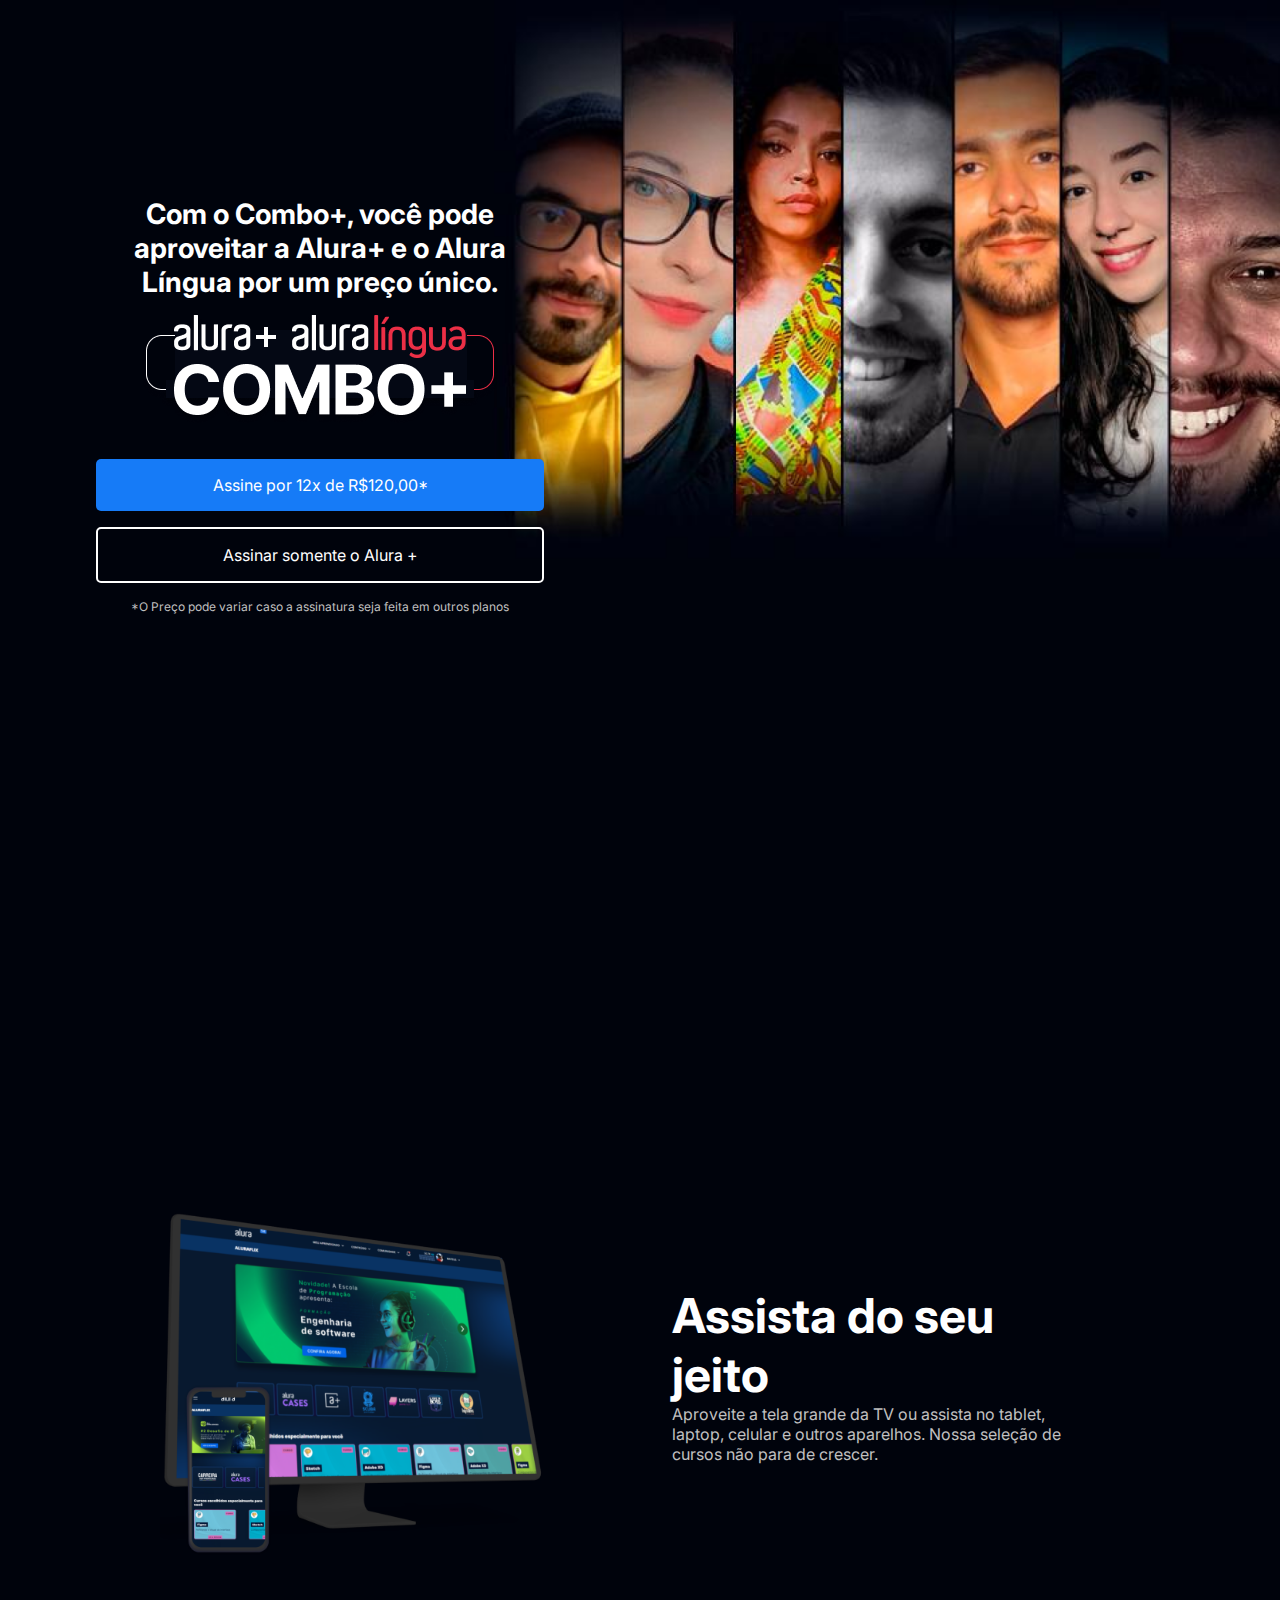
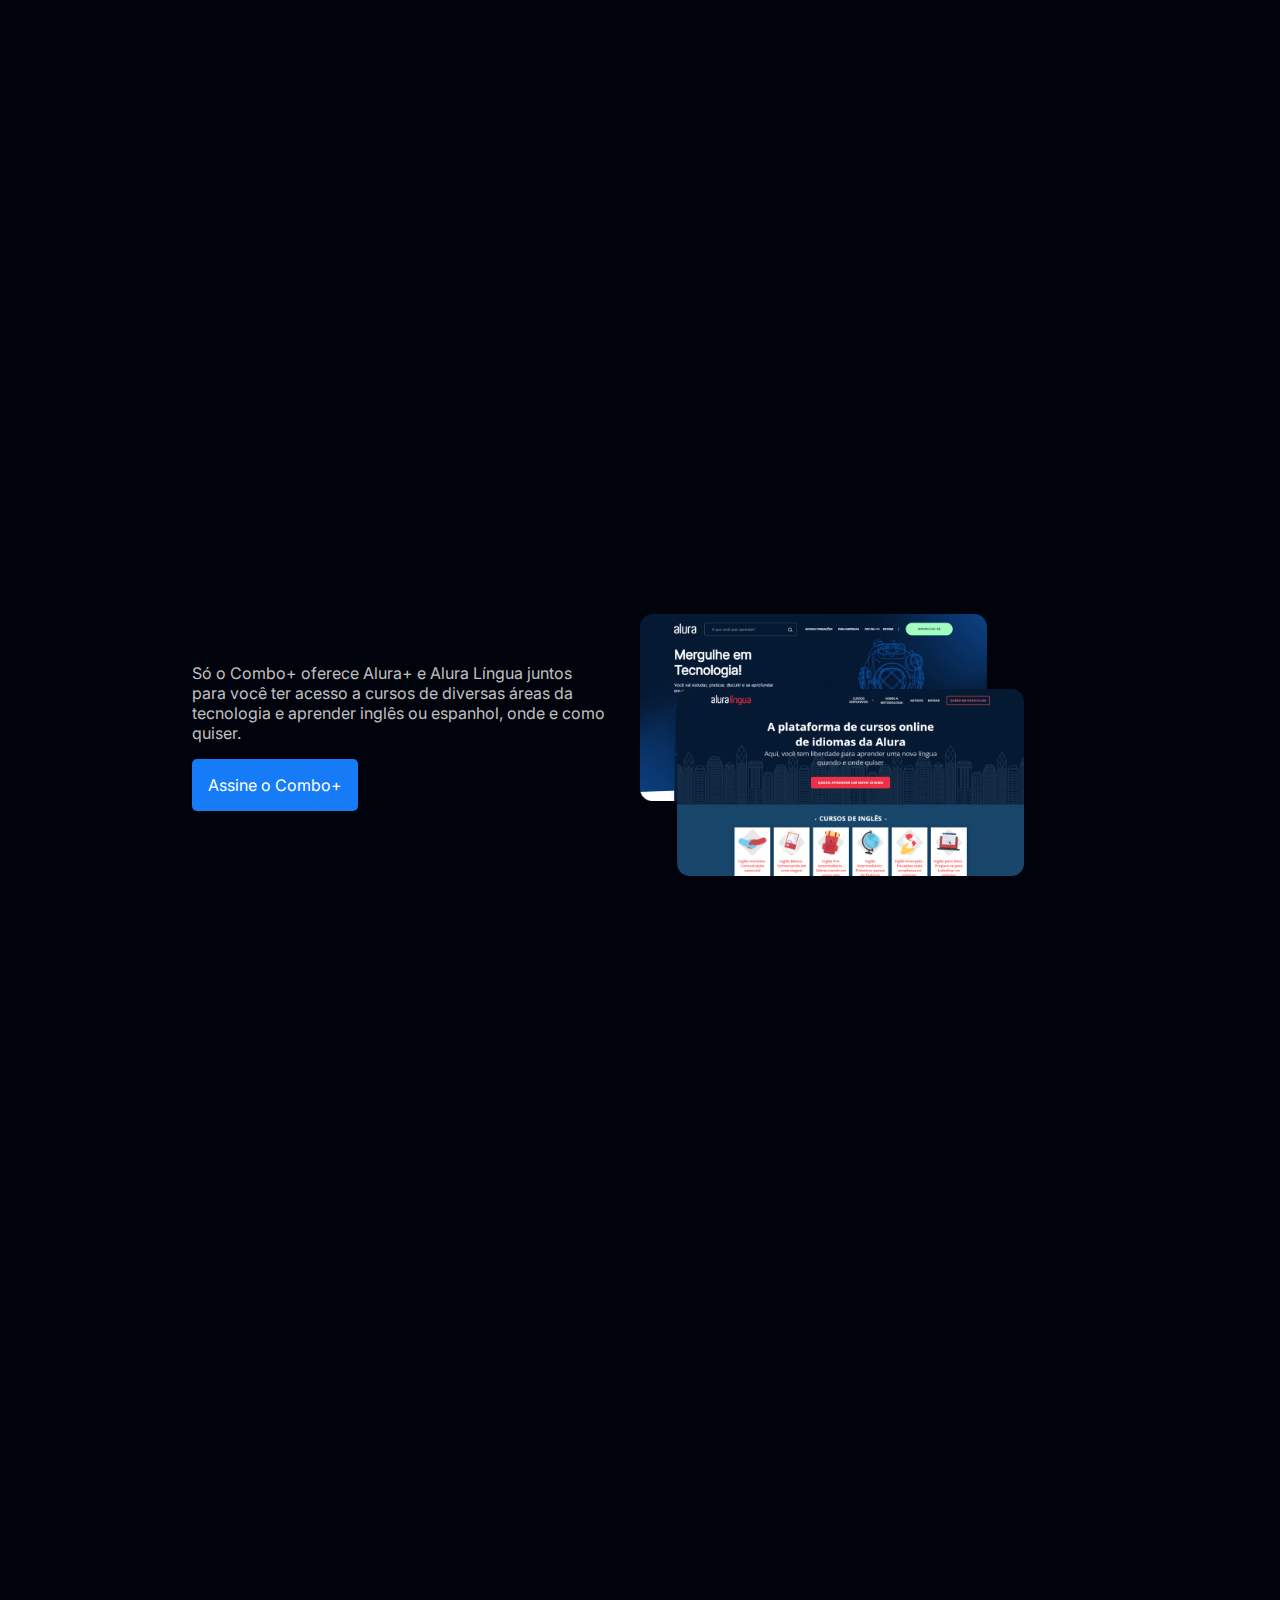
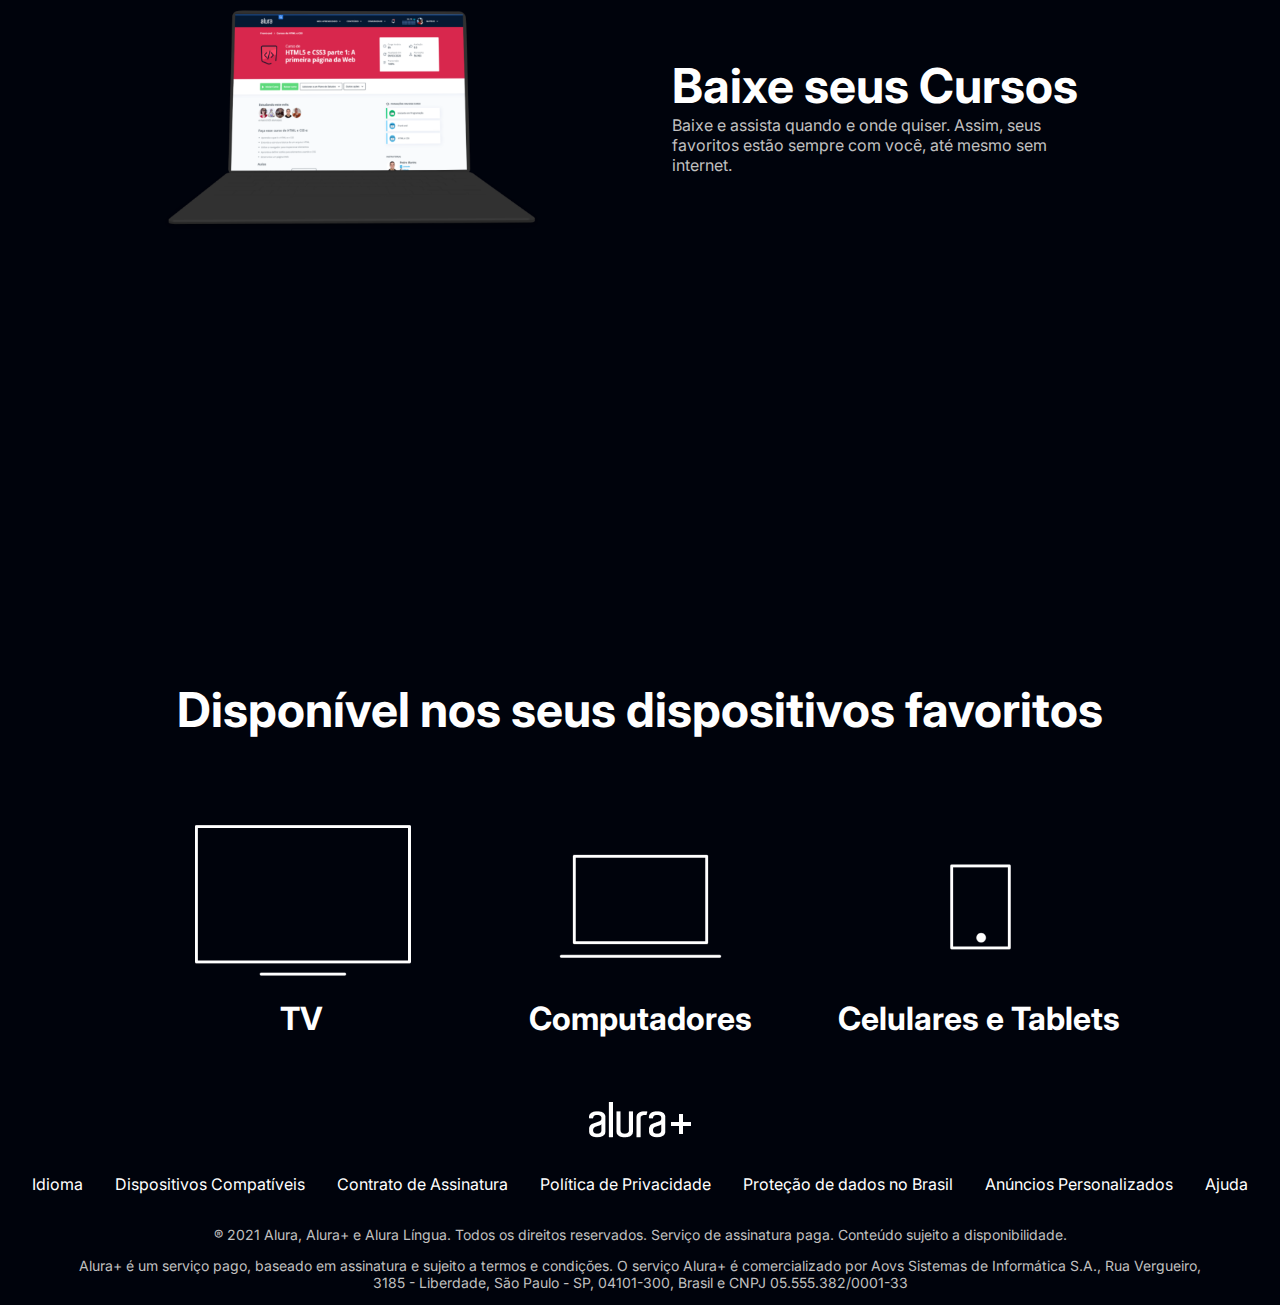
<file: Página - Alura +/index.html>
<!DOCTYPE html>
<html lang="pt-br">
<head>
	
	<meta charset="utf-8">
	<meta name="viewport" content="width=device-width, initial-scale=1">
	<title>Alura Plus</title>
	
	<link rel="stylesheet" type="text/css" href="style.css">

	<link rel="preconnect" href="https://fonts.googleapis.com">
	<link rel="preconnect" href="https://fonts.gstatic.com" crossorigin>
	<link href="https://fonts.googleapis.com/css2?family=Inter:wght@400;700&display=swap" rel="stylesheet"> 

</head>
<body>
	<section class="container principal">
		
		<div class="container-caixa">
			<h1 class="container-titulo">Com o Combo+, você pode aproveitar a Alura+ e o Alura Língua por um preço único.</h1>
			<img src="img/Combo.png" alt="Imagem Combo" class="container-img">
			<a href="#" class="container-botao">Assine por 12x de R$120,00*</a>
			<a href="#" class="container-botao botao-secundario">Assinar somente o Alura +</a>
			<p class="container-aviso">*O Preço pode variar caso a assinatura seja feita em outros planos</p>
		</div>
		
	</section>

	<section class="container secundario">
		
		<img src="img/Plataformas.png" alt="Um monitor e um celular com a plataforma aberta" class="secundario-img">
		
		<div class="container-secundario-descricao">
			<h2 class="container-secundario-titulo">Assista do seu jeito</h2>
			<p class="container-secundario-texto">Aproveite a tela grande da TV ou assista no tablet, laptop, celular e outros aparelhos. Nossa seleção de cursos não para de crescer.</p>
		</div>
		
	</section>

	<section class="container secundario">
		<div class="container-secundario-descricao">
			<p class="container-secundario-texto">Só o Combo+ oferece Alura+ e Alura Língua juntos para você ter acesso a cursos de diversas áreas da tecnologia e aprender inglês ou espanhol, onde e como quiser.</p>

			<a href="#" class="container-botao container-secundario-botao">Assine o Combo+</a>
		</div>

		<img src="img/Telas.png" class="secundario-img">
	</section>

	<section class="container secundario">

		<img src="img/Notebook.png" alt="Imagem de Notebook" class="secundario-img">

		<div class="container-secundario-descricao">
			<h2 class="container-secundario-titulo">Baixe seus Cursos</h2>
			<p class="container-secundario-texto">Baixe e assista quando e onde quiser. Assim, seus favoritos estão sempre com você, até mesmo sem internet.</p>
			
		</div>
		
	</section>

	<section class="dispositivos">
		<h2 class="dispositivos-titulo">Disponível nos seus dispositivos favoritos</h2>
		<ul class="dispositivos-lista">
			<li>
				<img src="img/tv.png" alt="Icone de Televisão">
				<h3 class="lista-icone">TV</h3>
			</li>

			<li>
				<img src="img/computador.png" alt="Icone de Computador">
				<h3 class="lista-icone">Computadores</h3>
			</li>

			<li>
				<img src="img/celular.png" alt="Icone de Celular">
				<h3 class="lista-icone">Celulares e Tablets</h3>
			</li>
		</ul>

		<footer class="rodape">
			
			<img src="img/Logo.png" alt="Logo da Alura+" class="rodape-img">
			<ul class="rodape-lista">
				
				<li class="lista-link">
					<a href="#">Idioma</a>
				</li>

				<li class="lista-link">
					<a href="#">Dispositivos Compatíveis</a>
				</li>

				<li class="lista-link">
					<a href="#">Contrato de Assinatura</a>
				</li>

				<li class="lista-link">
					<a href="#">Política de Privacidade</a>
				</li>

				<li class="lista-link">
					<a href="#">Proteção de dados no Brasil</a>
				</li>

				<li class="lista-link">
					<a href="#">Anúncios Personalizados</a>
				</li>

				<li class="lista-link">
					<a href="#">Ajuda</a>
				</li>			
			</ul>

			<p class="rodape-texto">® 2021 Alura, Alura+ e Alura Língua. Todos os direitos reservados. Serviço de assinatura paga. Conteúdo sujeito a disponibilidade.</p>

			<p class="rodape-texto">Alura+ é um serviço pago, baseado em assinatura e sujeito a termos e condições. O serviço Alura+ é comercializado por Aovs Sistemas de Informática S.A., Rua Vergueiro, 3185 - Liberdade, São Paulo - SP, 04101-300, Brasil e CNPJ 05.555.382/0001-33</p>

		</footer>

	</section>
	
</body>
</html>
</file>
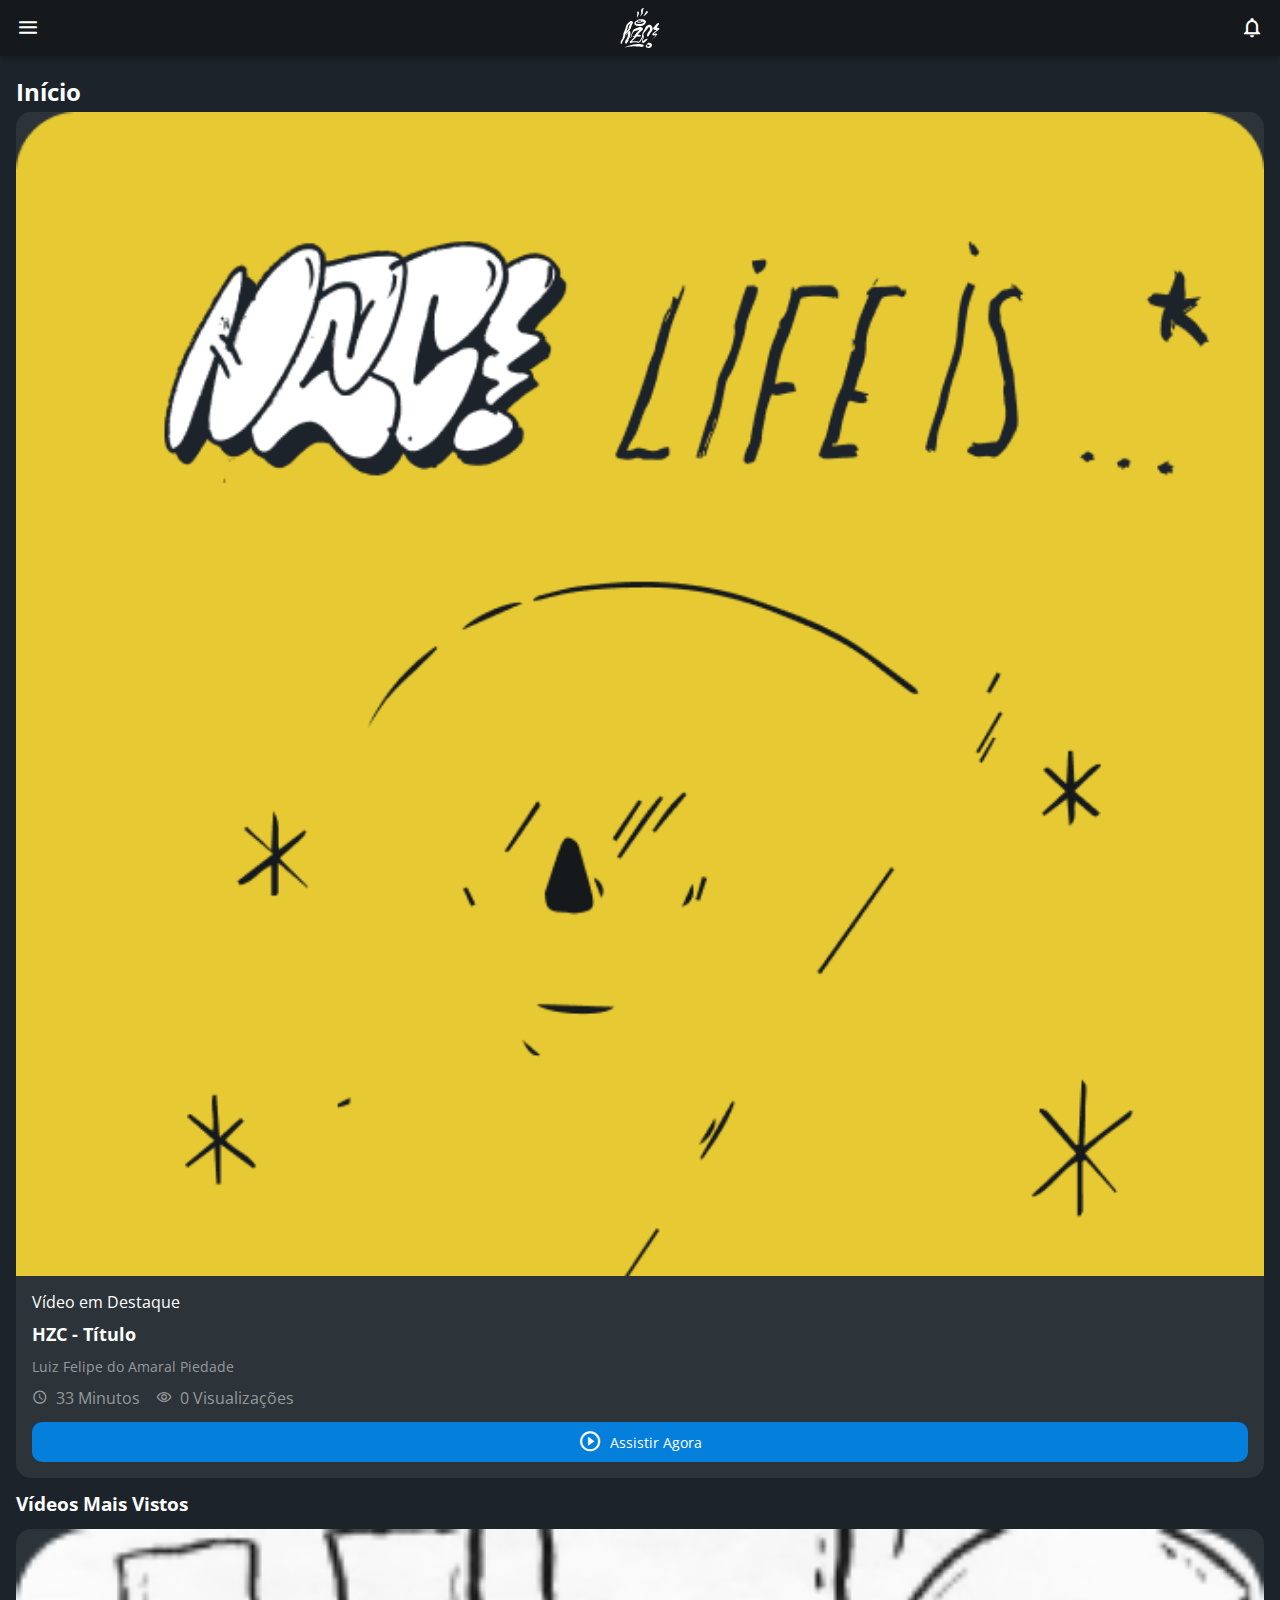
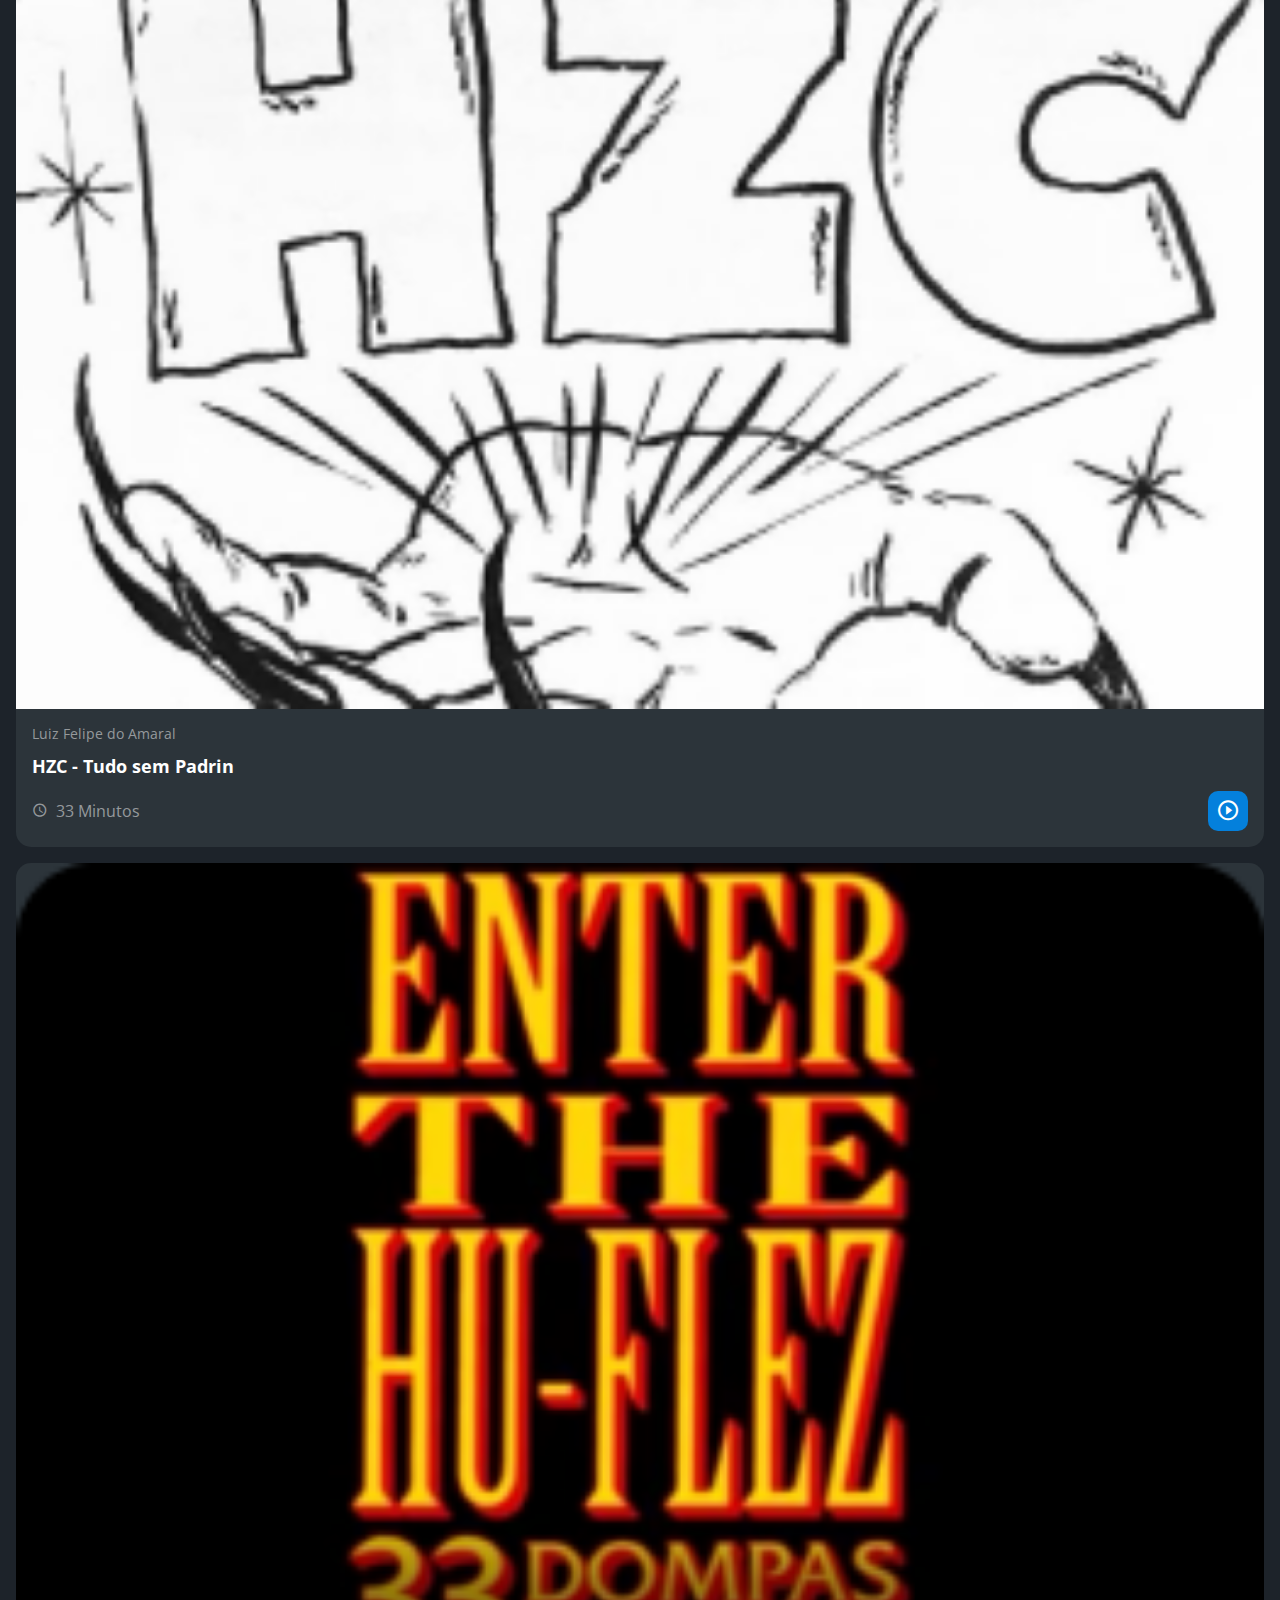
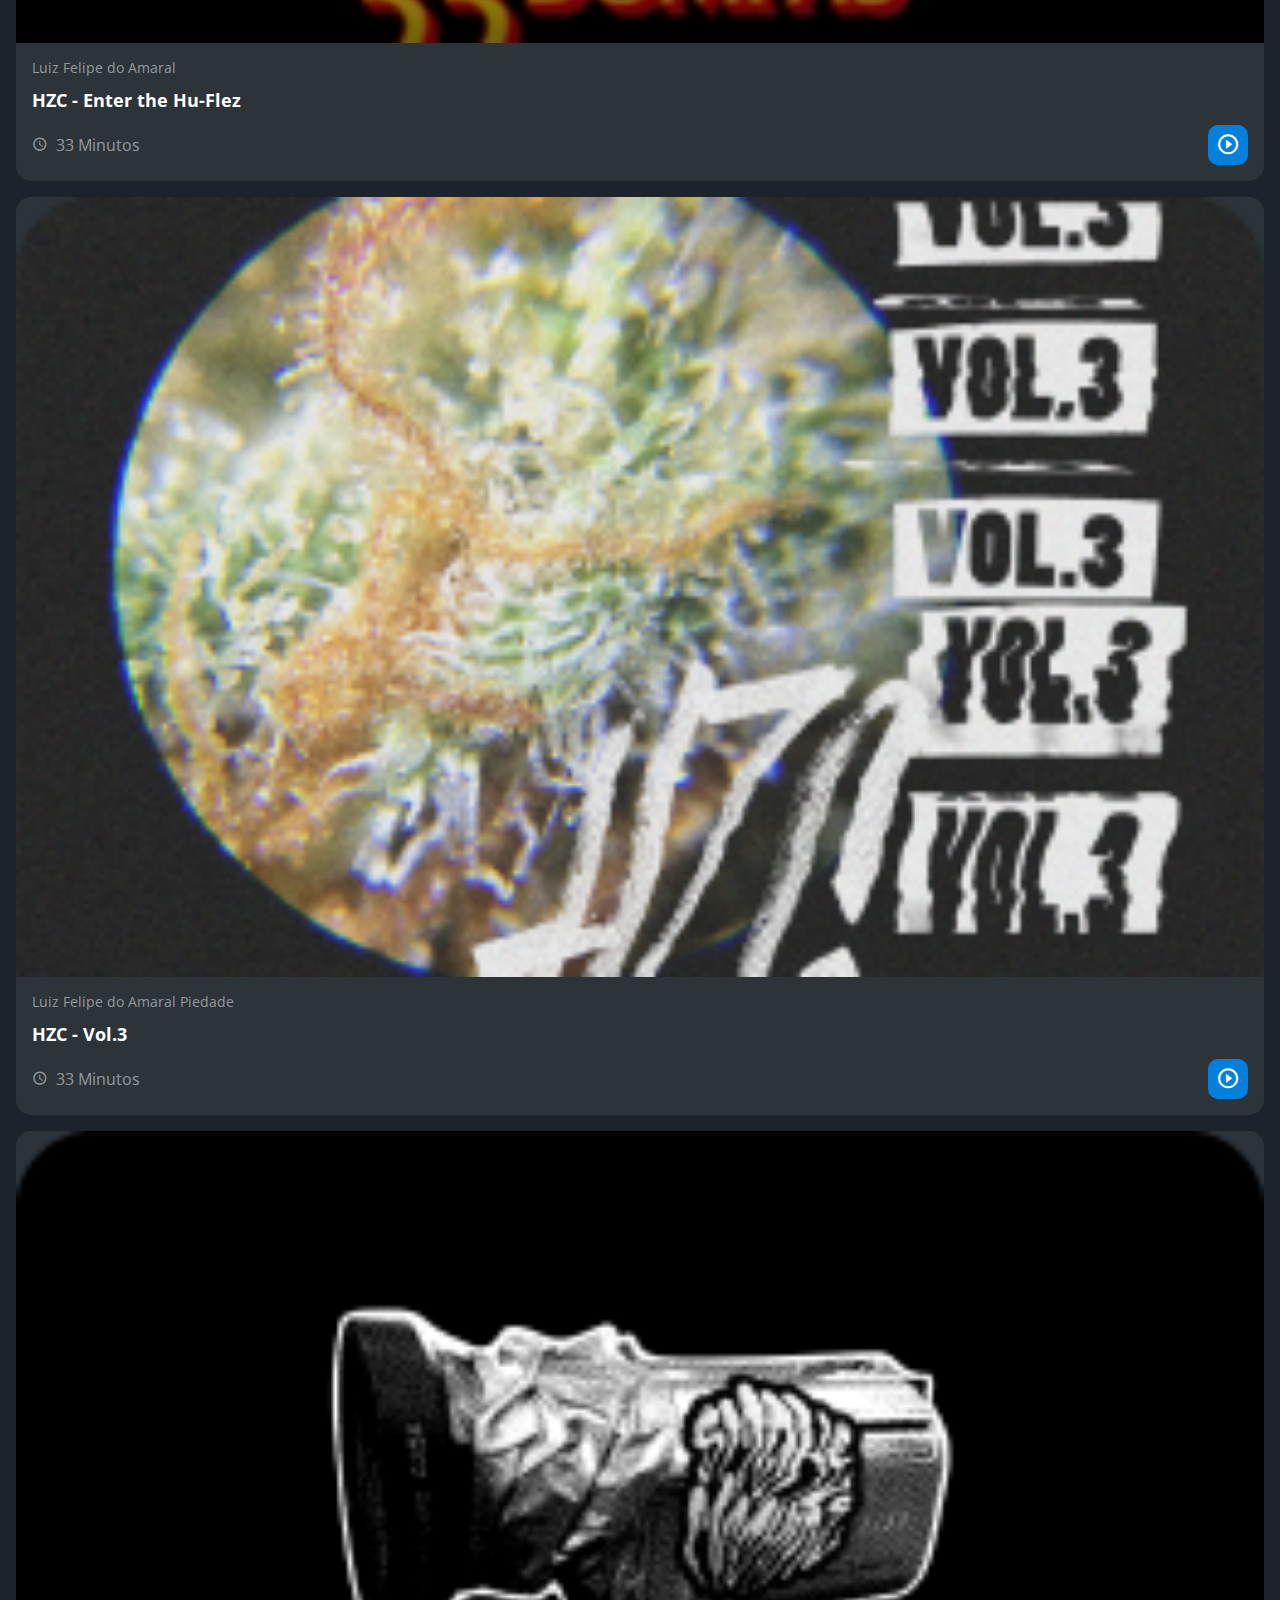
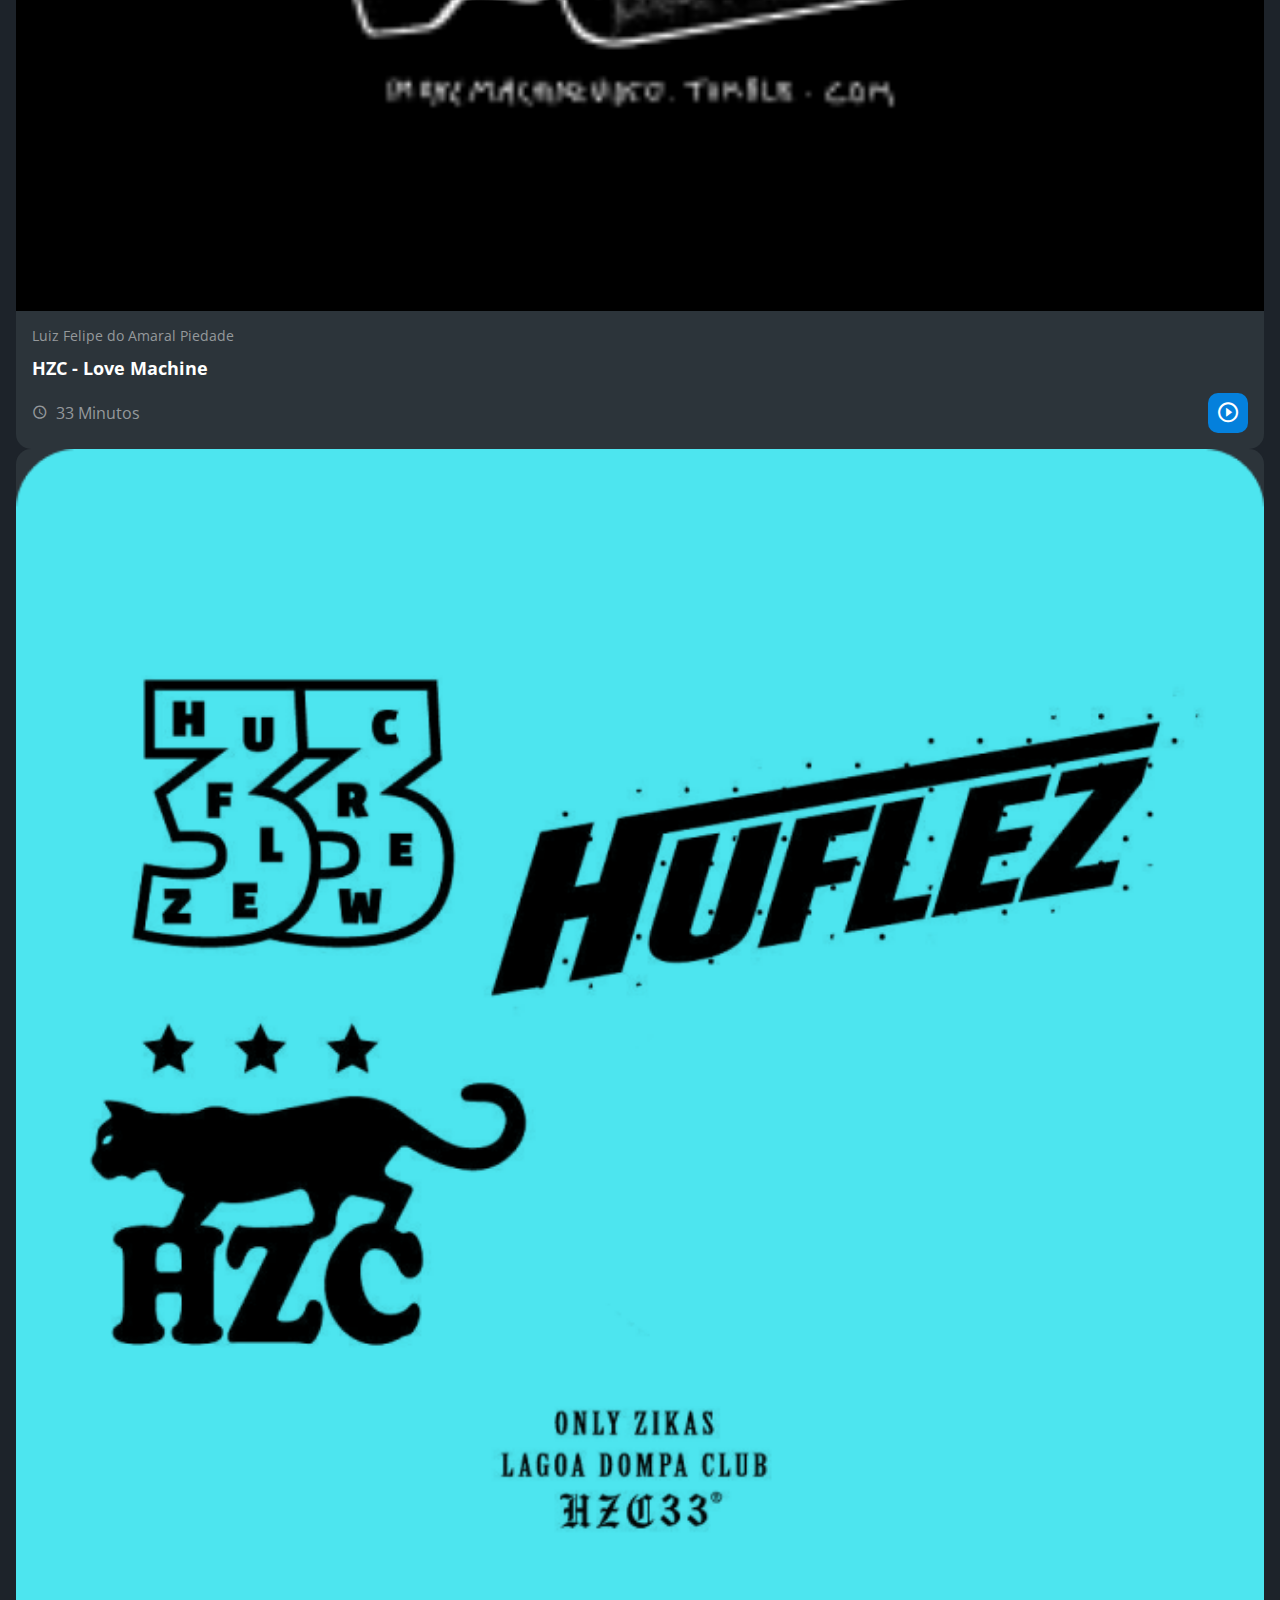
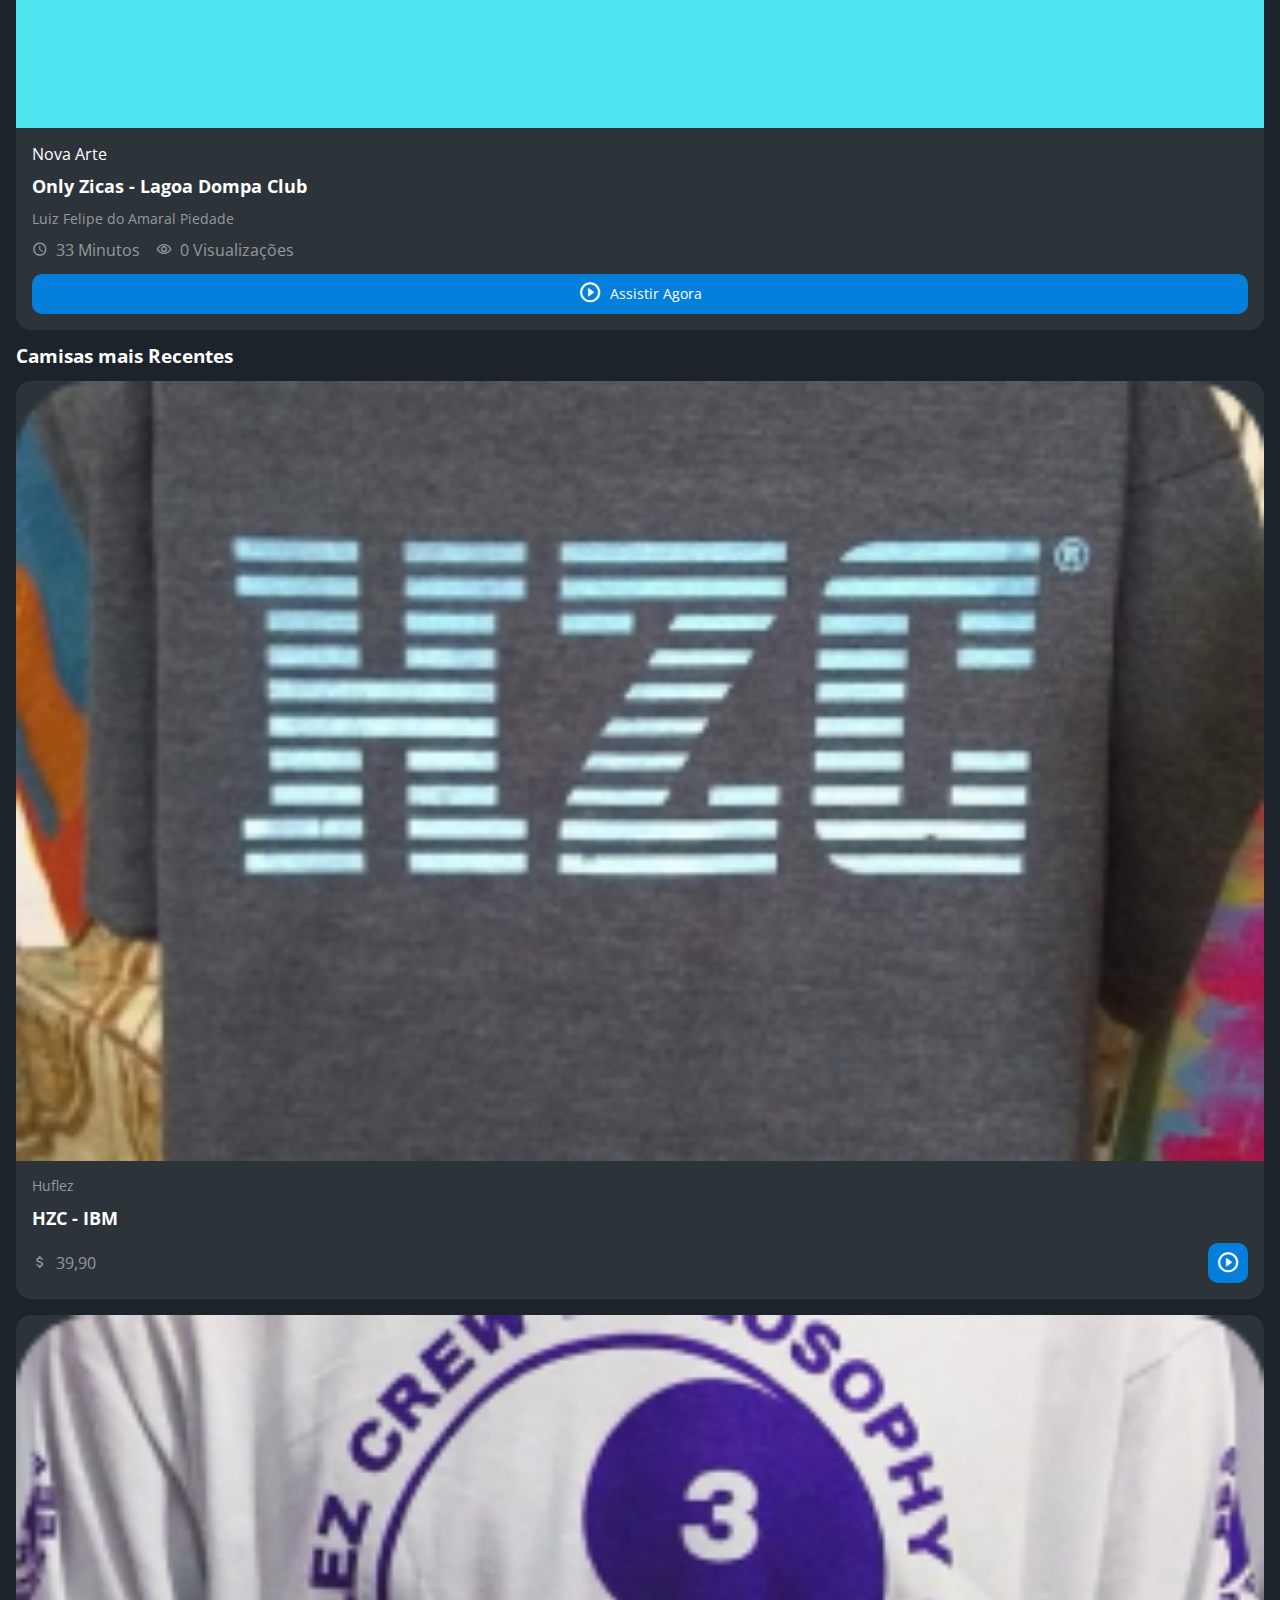
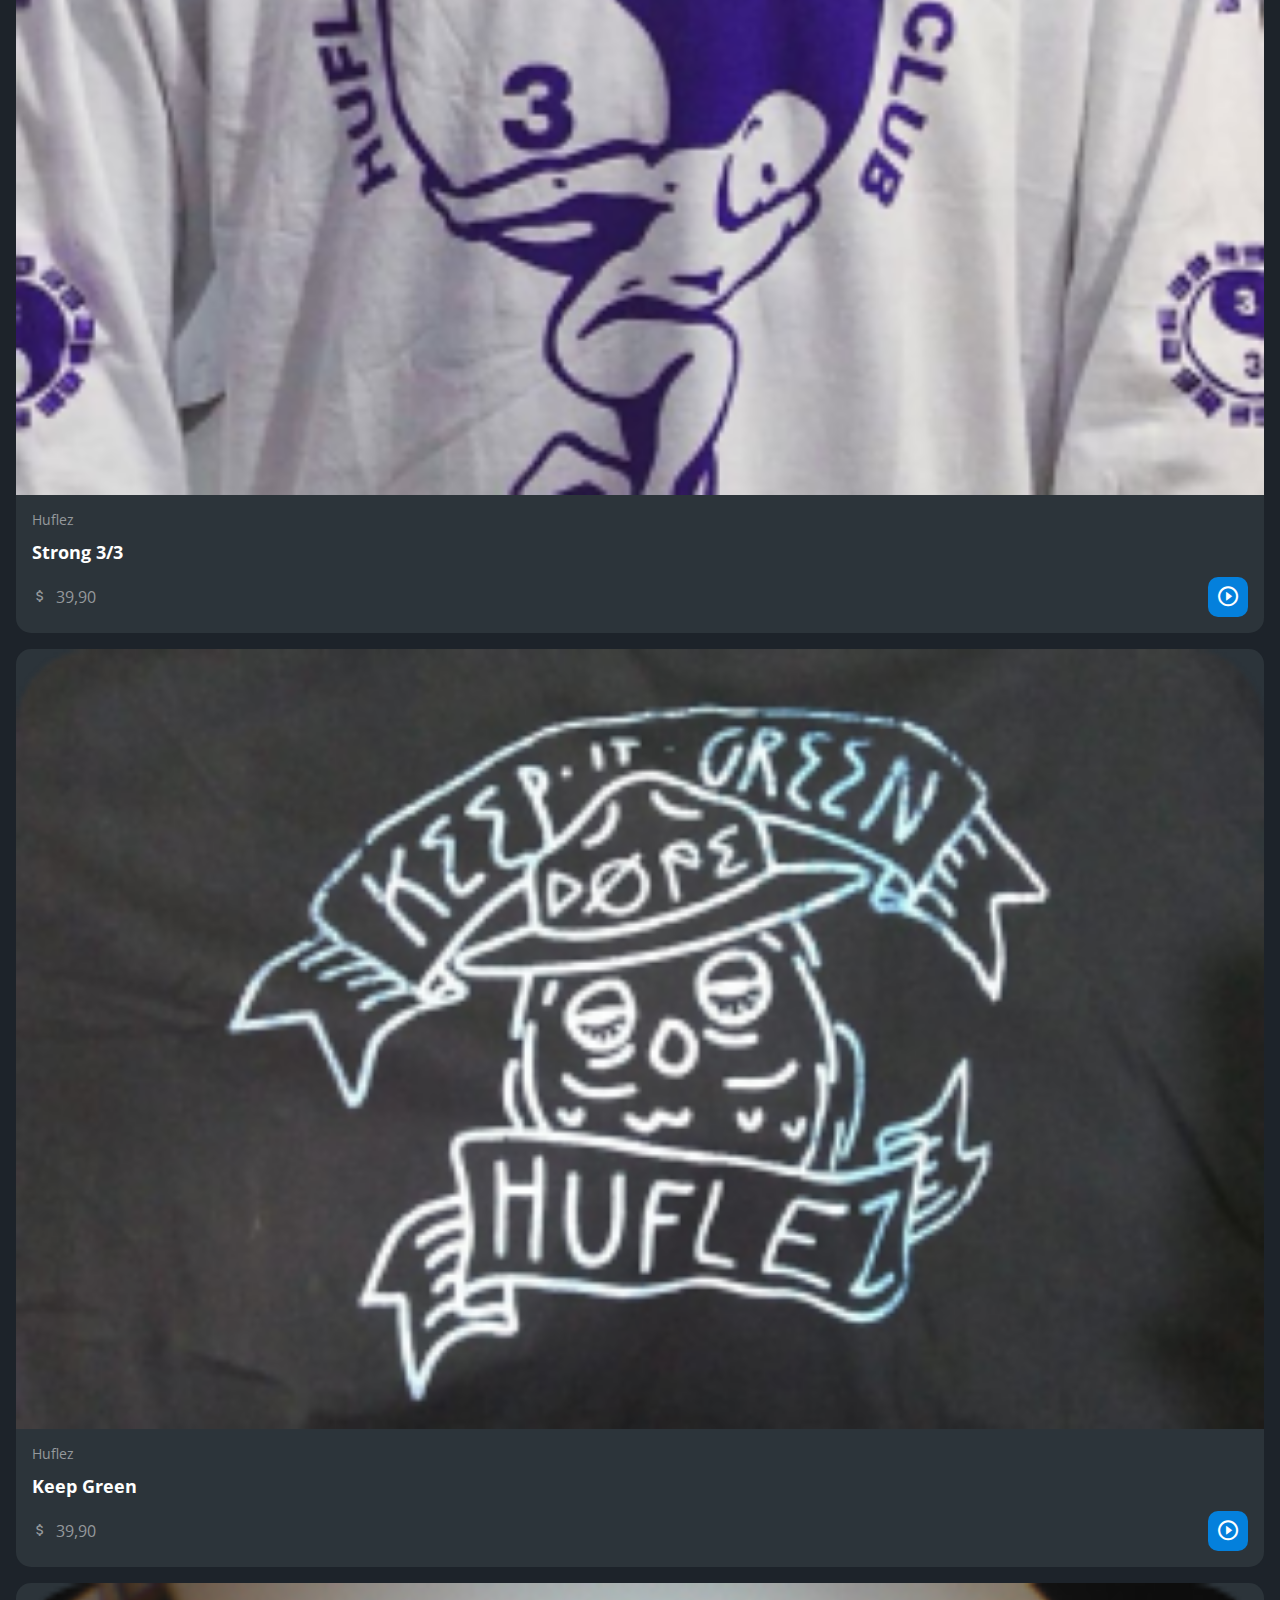
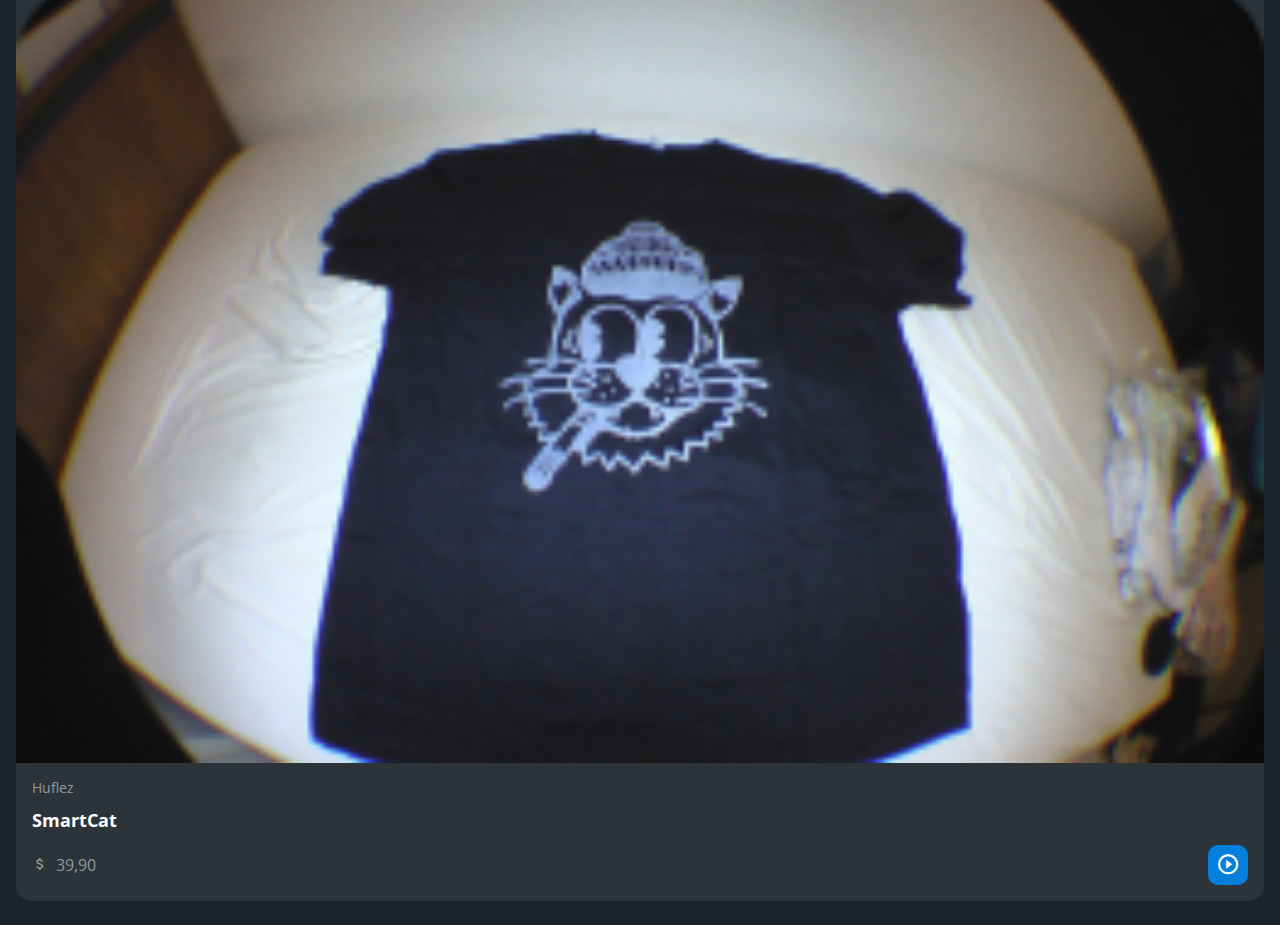
<file: Página - HZC/index.html>
<!DOCTYPE html>
<html lang="pt-br">
<head>
	<meta charset="UTF-8">
	<meta http-equiv="X-UA-Compatible" content="IE=edge">
	<meta name="viewport" content="width=device-width, initial-scale=1.0">
	<title>HZC | Home</title>
	<link rel="preconnect" href="https://fonts.googleapis.com">
	<link rel="preconnect" href="https://fonts.gstatic.com" crossorigin>
	<link rel="stylesheet" href="https://fonts.googleapis.com/css2?family=Open+Sans:wght@400;600;700&display=swap">
	<link rel="stylesheet" href="assets/css/reset.css">
	<link rel="stylesheet" href="assets/css/style.css">
</head>
<body>
	<header class="cabecalho">
		<button class="cabecalho_menu" aria-label="Menu"><i></i></button>
		<img src="assets/img/logo.svg" alt="Logotipo da HZC" class="cabecalho_logo">
		<p class="cabecalho-perfil">Luiz Felipe</p>
		<button class="cabecalho_notificacao" aria-label="Notificação"><i></i></button>
	</header>

	<nav class="menu_lateral">
		<img src="assets/img/logo.svg" alt="Logotipo da HZC" class="menu_lateral_logo">

		<a href="#" class="menu_lateral_link menu_lateral_link--inicio menu_lateral_link--ativo">Início</a>
		<a href="#" class="menu_lateral_link menu_lateral_link--videos">Vídeos</a>
		<a href="#" class="menu_lateral_link menu_lateral_link--picos">Picos</a>
		<a href="#" class="menu_lateral_link menu_lateral_link--integrantes">Integrantes</a>
		<a href="#" class="menu_lateral_link menu_lateral_link--camisas">Camisas</a>
		<a href="#" class="menu_lateral_link menu_lateral_link--pinturas">Pinturas</a>
	</nav>

	<main class="principal">
		<h2 class="titulo-pagina">Início</h2>
		<article class="cartao cartao--destaque destaque-video">
			<img src="assets/img/banner-mobile_1.png" alt="Banner do Cartão" class="cartao-img cartao-img-mobile">
			<img src="assets/img/banner_1.png" alt="Banner do Cartão" class="cartao-img cartao-img-desktop">
			<div class="cartao-conteudo">
				<p class="cartao-destaque">Vídeo em Destaque</p>
				<h3 class="cartao-titulo">HZC - Título</h3>
				<p class="cartao-perfil">Luiz Felipe do Amaral Piedade</p>
				<p class="cartao-info cartao-info--tempo">33 Minutos</p>
				<p class="cartao-info cartao-info--visualizacao">0 Visualizações</p>
				<button class="cartao-botao cartao-botao--play cartao-botao--destaque">Assistir Agora</button>
			</div>
		</article>

		<article class="cartao cartao--recentes videos-recentes">
			<h3 class="cartao-titulo">Recentes</h3>
			<a href="#" class="cartao-link">Ver Todos</a>
			<ul class="cartao-lista">
				<li class="cartao-item">
					<img src="assets/img/miniatura_1.png" alt="thumbnail" class="cartao-item-tumbnail">
					<h4 class="cartao-item-titulo">HZC - Love Machine</h4>
					<p class="cartao-item-perfil">Luiz Felipe</p>
				</li>

				<li class="cartao-item">
					<img src="assets/img/miniatura_2.png" alt="thumbnail" class="cartao-item-tumbnail">
					<h4 class="cartao-item-titulo">HZC - Vol.3</h4>
					<p class="cartao-item-perfil">Luiz Felipe</p>
				</li>

				<li class="cartao-item">
					<img src="assets/img/miniatura_3.png" alt="thumbnail" class="cartao-item-tumbnail">
					<h4 class="cartao-item-titulo">HZC - Pescaria na Urca</h4>
					<p class="cartao-item-perfil">Luiz Felipe</p>
				</li>

				<li class="cartao-item">
					<img src="assets/img/miniatura_4.png" alt="thumbnail" class="cartao-item-tumbnail">
					<h4 class="cartao-item-titulo">HZC - Guerreiros do Asfalto</h4>
					<p class="cartao-item-perfil">Luiz Felipe</p>
				</li>

				<li class="cartao-item">
					<img src="assets/img/miniatura_5.png" alt="thumbnail" class="cartao-item-tumbnail">
					<h4 class="cartao-item-titulo">HZC - Não Importa</h4>
					<p class="cartao-item-perfil">Luiz Felipe</p>
				</li>
			</ul>
		</article>
		<section class="sessao sessao-videos">
			<h3 class="titulo-sessao">Vídeos Mais Vistos</h3>

			<article class="cartao">
				<img src="assets/img/video_1.png" alt="Primeiro Vídeo" class="cartao-img">
				<div class="cartao-conteudo">
					<p class="cartao-perfil">Luiz Felipe do Amaral</p>
					<h3 class="cartao-titulo">HZC - Tudo sem Padrin</h3>
					<p class="cartao-info cartao-info--tempo">33 Minutos</p>
					<button class="cartao-botao cartao-botao--play" aria-label="Assistir Agora"></button>
				</div>
			</article>

			<article class="cartao">
				<img src="assets/img/video_2.png" alt="Segundo Vídeo" class="cartao-img">
				<div class="cartao-conteudo">
					<p class="cartao-perfil">Luiz Felipe do Amaral</p>
					<h3 class="cartao-titulo">HZC - Enter the Hu-Flez</h3>
					<p class="cartao-info cartao-info--tempo">33 Minutos</p>
					<button class="cartao-botao cartao-botao--play" aria-label="Assistir Agora"></button>
				</div>
			</article>

			<article class="cartao">
				<img src="assets/img/video_3.png" alt="Primeiro Vídeo" class="cartao-img">
				<div class="cartao-conteudo">
					<p class="cartao-perfil">Luiz Felipe do Amaral Piedade</p>
					<h3 class="cartao-titulo">HZC - Vol.3</h3>
					<p class="cartao-info cartao-info--tempo">33 Minutos</p>
					<button class="cartao-botao cartao-botao--play" aria-label="Assistir Agora"></button>
				</div>
			</article>

			<article class="cartao">
				<img src="assets/img/video_4.png" alt="Quarto Vídeo" class="cartao-img">
				<div class="cartao-conteudo">
					<p class="cartao-perfil">Luiz Felipe do Amaral Piedade</p>
					<h3 class="cartao-titulo">HZC - Love Machine</h3>
					<p class="cartao-info cartao-info--tempo">33 Minutos</p>
					<button class="cartao-botao cartao-botao--play" aria-label="Assistir Agora"></button>
				</div>
			</article>
		</section>

		<article class="cartao cartao--recentes produtos-recentes">
			<h3 class="cartao-titulo">Novas Artes</h3>
			<a href="#" class="cartao-link">Ver Todos</a>
			<ul class="cartao-lista">
				<li class="cartao-item">
					<img src="assets/img/miniatura_1.png" alt="thumbnail" class="cartao-item-tumbnail">
					<h4 class="cartao-item-titulo">Sem Título_1</h4>
					<p class="cartao-item-perfil">Luiz Felipe</p>
				</li>

				<li class="cartao-item">
					<img src="assets/img/miniatura_2.png" alt="thumbnail" class="cartao-item-tumbnail">
					<h4 class="cartao-item-titulo">Sem Título_2</h4>
					<p class="cartao-item-perfil">Luiz Felipe</p>
				</li>

				<li class="cartao-item">
					<img src="assets/img/miniatura_3.png" alt="thumbnail" class="cartao-item-tumbnail">
					<h4 class="cartao-item-titulo">Sem Título_3</h4>
					<p class="cartao-item-perfil">Luiz Felipe</p>
				</li>

				<li class="cartao-item">
					<img src="assets/img/miniatura_4.png" alt="thumbnail" class="cartao-item-tumbnail">
					<h4 class="cartao-item-titulo">Sem Título_4</h4>
					<p class="cartao-item-perfil">Luiz Felipe</p>
				</li>

				<li class="cartao-item">
					<img src="assets/img/miniatura_5.png" alt="thumbnail" class="cartao-item-tumbnail">
					<h4 class="cartao-item-titulo">Sem Título_5</h4>
					<p class="cartao-item-perfil">Luiz Felipe</p>
				</li>
			</ul>
		</article>

		<article class="cartao cartao--destaque destaque-produto">
			<img src="assets/img/banner-mobile_2.png" alt="Banner do Cartão" class="cartao-img cartao-img-mobile">
			<img src="assets/img/banner_2.png" alt="Banner do Cartão" class="cartao-img cartao-img-desktop">
			<div class="cartao-conteudo">
				<p class="cartao-destaque">Nova Arte</p>
				<h3 class="cartao-titulo">Only Zicas - Lagoa Dompa Club</h3>
				<p class="cartao-perfil">Luiz Felipe do Amaral Piedade</p>
				<p class="cartao-info cartao-info--tempo">33 Minutos</p>
				<p class="cartao-info cartao-info--visualizacao">0 Visualizações</p>
				<button class="cartao-botao cartao-botao--play cartao-botao--destaque">Assistir Agora</button>
			</div>
		</article>

		<section class="sessao sessao-produtos">
			<h3 class="titulo-sessao">Camisas mais Recentes</h3>

			<article class="cartao">
				<img src="assets/img/produto_1.png" alt="Primeiro Vídeo" class="cartao-img">
				<div class="cartao-conteudo">
					<p class="cartao-perfil">Huflez</p>
					<h3 class="cartao-titulo">HZC - IBM</h3>
					<p class="cartao-info cartao-info--produto">39,90</p>
					<button class="cartao-botao cartao-botao--play" aria-label="Assistir Agora"></button>
				</div>
			</article>

			<article class="cartao">
				<img src="assets/img/produto_2.png" alt="Segundo Vídeo" class="cartao-img">
				<div class="cartao-conteudo">
					<p class="cartao-perfil">Huflez</p>
					<h3 class="cartao-titulo">Strong 3/3</h3>
					<p class="cartao-info cartao-info--produto">39,90</p>
					<button class="cartao-botao cartao-botao--play" aria-label="Assistir Agora"></button>
				</div>
			</article>

			<article class="cartao">
				<img src="assets/img/produto_3.png" alt="Primeiro Vídeo" class="cartao-img">
				<div class="cartao-conteudo">
					<p class="cartao-perfil">Huflez</p>
					<h3 class="cartao-titulo">Keep Green</h3>
					<p class="cartao-info cartao-info--produto">39,90</p>
					<button class="cartao-botao cartao-botao--play" aria-label="Assistir Agora"></button>
				</div>
			</article>

			<article class="cartao">
				<img src="assets/img/produto_4.png" alt="Quarto Vídeo" class="cartao-img">
				<div class="cartao-conteudo">
					<p class="cartao-perfil">Huflez</p>
					<h3 class="cartao-titulo">SmartCat</h3>
					<p class="cartao-info cartao-info--produto">39,90</p>
					<button class="cartao-botao cartao-botao--play" aria-label="Assistir Agora"></button>
				</div>
			</article>
		</section>
	</main>

	<script src="assets/javascript/index.js"></script>
</body>
</html>
</file>
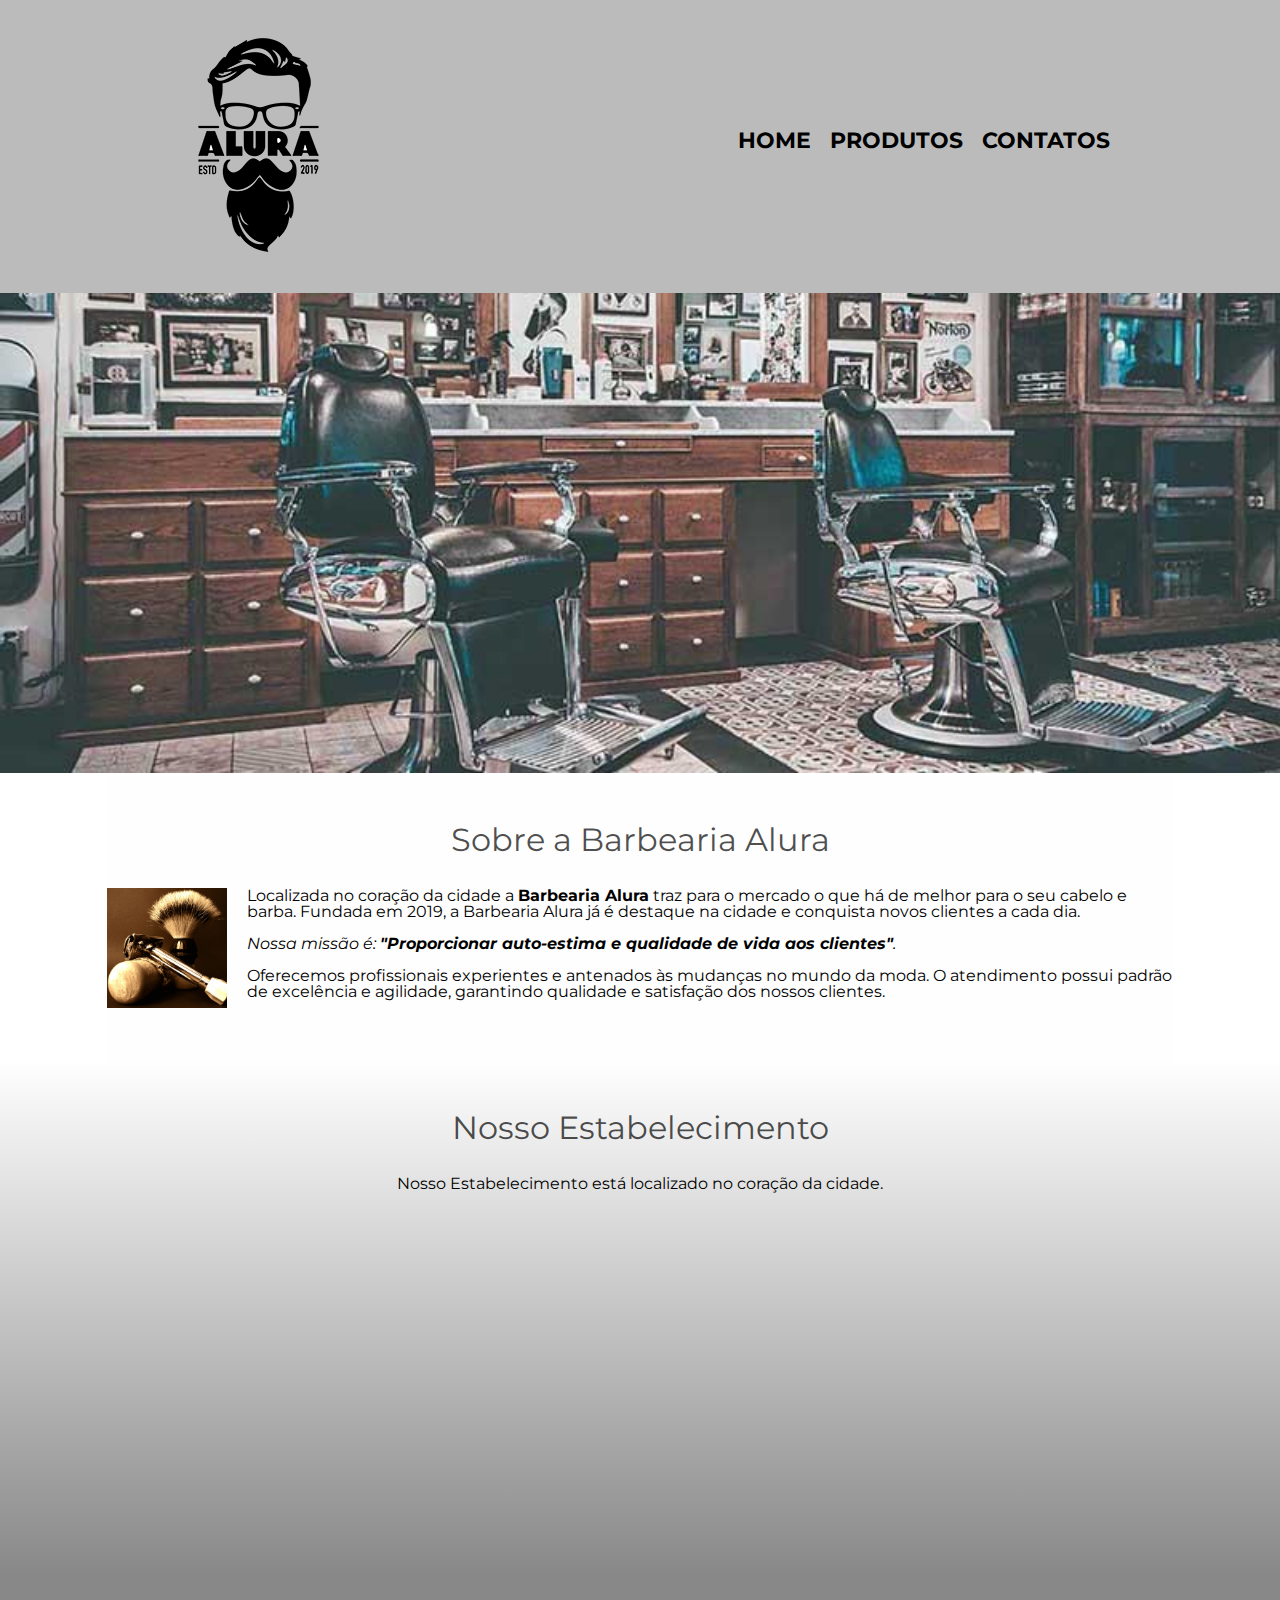
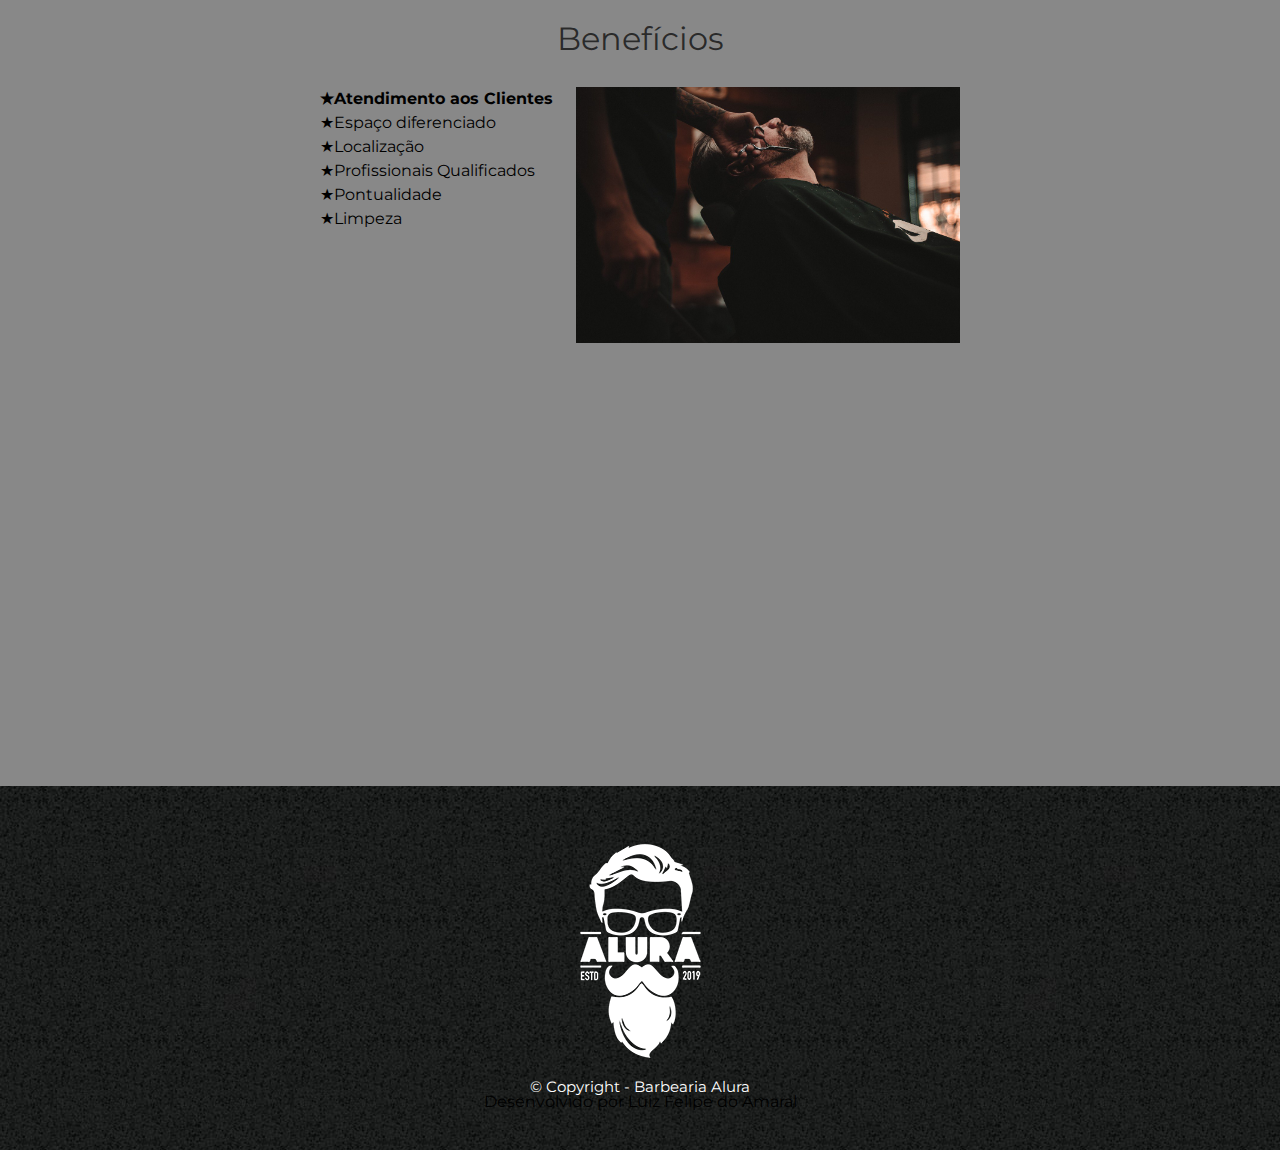
<file: Página - Salão/index.html>
<!DOCTYPE html>
<html lang="pt-br">
	<head>
		<meta charset="UTF-8">
		<meta name="viewport" content="width=device-width">
		<title>Barbearia Alura</title>
		<link rel="stylesheet" type="text/css" href="reset.css">
		<link rel="stylesheet" type="text/css" href="style.css">
		<link rel="preconnect" href="https://fonts.googleapis.com">
		<link rel="preconnect" href="https://fonts.gstatic.com" crossorigin>
		<link href="https://fonts.googleapis.com/css2?family=Montserrat&display=swap" rel="stylesheet">
	</head>

	<body>
		<header>
			<div class="caixa">
				<h1><img src="logo.png" alt="Logo da Barbearia Alura"></h1>
				<nav>
					<ul>
						<li><a href="index.html">Home</a></li>
						<li><a href="produtos.html">Produtos</a></li>
						<li><a href="contatos.html">Contatos</a></li>
					</ul>
				</nav>
			</div>
		</header>
		
			<img class="banner" src="banner.jpg">

		<main>
			<section class="principal">
				<h2 class="titulo-principal">Sobre a Barbearia Alura</h2>

				<img class="utensilios" src="utensilios.jpg" alt="Utensílios de um Barbeiro">
		 
				<p>Localizada no coração da cidade a <strong>Barbearia Alura</strong> traz para o mercado o que há de melhor para o seu cabelo e barba. Fundada em 2019, a Barbearia Alura já é destaque na cidade e conquista novos clientes a cada dia.</p>

				<p id="missao"><em>Nossa missão é: <strong>"Proporcionar auto-estima e qualidade de vida aos clientes"</strong>.</em></p>

				<p>Oferecemos profissionais experientes e antenados às mudanças no mundo da moda. O atendimento possui padrão de excelência e agilidade, garantindo qualidade e satisfação dos nossos clientes.</p>
			</section>

			<section class="mapa">

				<h3 class="titulo-principal">Nosso Estabelecimento</h3>
				<p>Nosso Estabelecimento está localizado no coração da cidade.</p>

				<div class="mapa-conteudo">
					<iframe src="https://www.google.com/maps/embed?pb=!1m18!1m12!1m3!1d3656.4498404749015!2d-46.63452058551794!3d-23.588194784669497!2m3!1f0!2f0!3f0!3m2!1i1024!2i768!4f13.1!3m3!1m2!1s0x94ce5a2b2ed7f3a1%3A0xab35da2f5ca62674!2sAlura%20-%20Escola%20Online%20de%20Tecnologia!5e0!3m2!1spt-BR!2sbr!4v1671749881273!5m2!1spt-BR!2sbr" width="100%" height="300" style="border:0;" allowfullscreen="" loading="lazy" referrerpolicy="no-referrer-when-downgrade"></iframe>	
				</div>
				
			</section>

			<section class="beneficios">
				<h3 class="titulo-principal">Benefícios</h3>

				<div class="conteudo-beneficios">
					<ul class="lista-beneficios">
						<li class="itens">Atendimento aos Clientes</li>
						<li class="itens">Espaço diferenciado</li>
						<li class="itens">Localização</li>
						<li class="itens">Profissionais Qualificados</li>
						<li class="itens">Pontualidade</li>
						<li class="itens">Limpeza</li>
					</ul><img src="beneficios.jpg" class="imagembeneficios">
				</div>

				<div class="video">
					<iframe width="100%" height="315" src="https://www.youtube.com/embed/Lmgaqq0bU60" title="YouTube video player" frameborder="0" allow="accelerometer; autoplay; clipboard-write; encrypted-media; gyroscope; picture-in-picture" allowfullscreen></iframe>
				</div>				
			</section>
		</main>

		<footer>
			<img src="logo-branco.png" alt="Logo da Barbearia Alura">
			<p class="copyright">&copy; Copyright - Barbearia Alura</p>
			<p>Desenvolvido por Luiz Felipe do Amaral</p>
		</footer>
	</body>

</html>
</file>
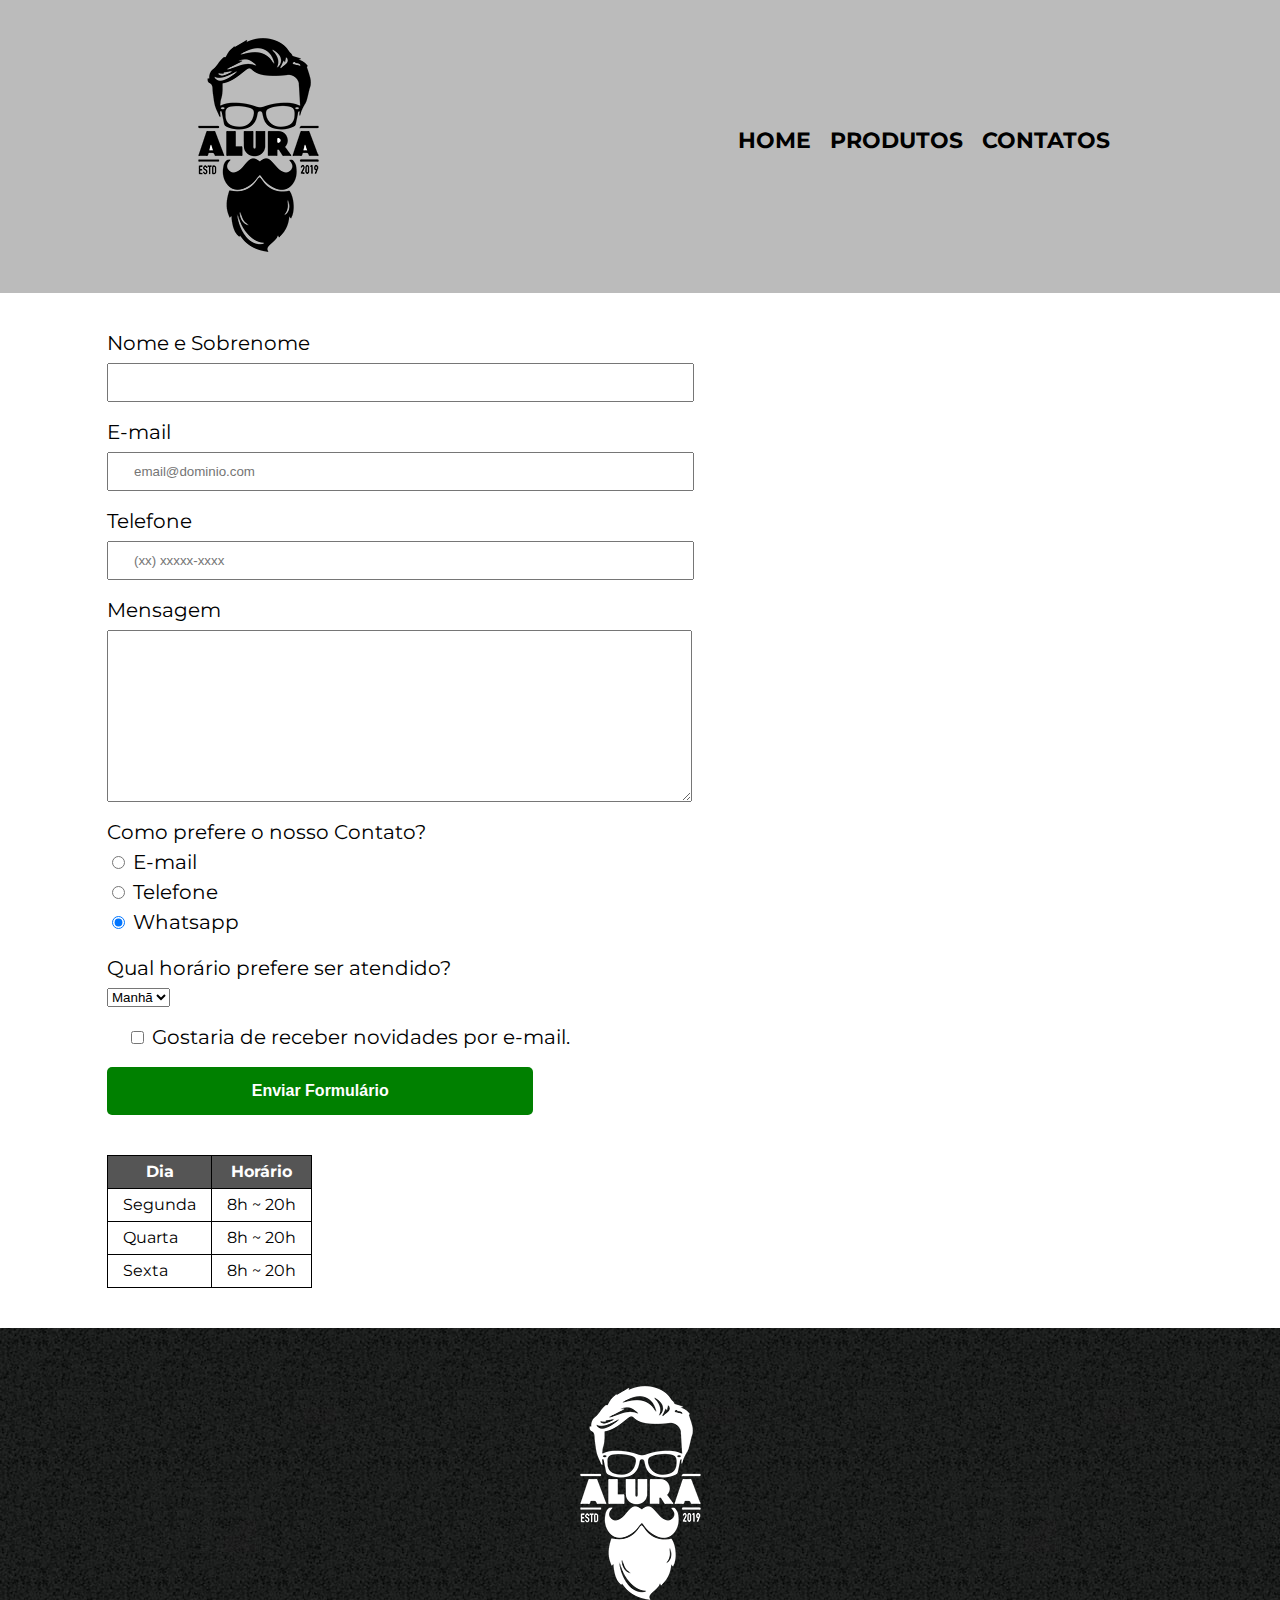
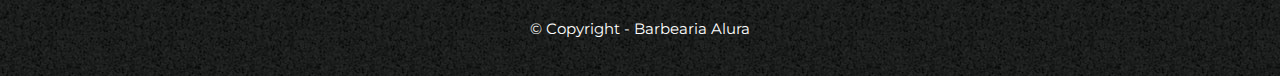
<file: Página - Salão/contatos.html>
<!DOCTYPE html>
<html lang="pt-br">
<head>
	<meta charset="utf-8">
	<meta name="viewport" content="width=device-width, initial-scale=1">
	<title>Barbearia Alura - Contato</title>
	<link rel="stylesheet" type="text/css" href="reset.css">
	<link rel="stylesheet" type="text/css" href="style.css">
	<link rel="preconnect" href="https://fonts.googleapis.com">
	<link rel="preconnect" href="https://fonts.gstatic.com" crossorigin>
	<link href="https://fonts.googleapis.com/css2?family=Montserrat&display=swap" rel="stylesheet">
</head>
<body>
	<header>
		<div class="caixa">
			<h1><img src="logo.png" alt="Logo da Barbearia Alura"></h1>
			<nav>
				<ul>
					<li><a href="index.html">Home</a></li>
					<li><a href="produtos.html">Produtos</a></li>
					<li><a href="contatos.html">Contatos</a></li>
				</ul>
			</nav>
		</div>
	</header>

	<main class="main">
		<form>
			<label for="nomesobrenome">Nome e Sobrenome</label>
			<input type="text" id="nomesobrenome" class="input-padrao" required>

			<label for="email">E-mail</label>
			<input type="email" id="email" class="input-padrao" required placeholder="email@dominio.com">

			<label for="telefone">Telefone</label>
			<input type="tel" id="telefone" class="input-padrao" required placeholder="(xx) xxxxx-xxxx">

			<label for="mensagem">Mensagem</label>
			<textarea cols="38" rows="10" id="mensagem" class="input-padrao" required></textarea>
			
			<fieldset>
				<legend>Como prefere o nosso Contato?</legend>
				<label for="radio-email"><input type="radio" name="contato" value="E-mail" id="radio-email"> E-mail</label>
				
				<label for="radio-telefone"><input type="radio" name="contato" value="Telefone" id="radio-telefone"> Telefone</label>				

				<label for="radio-whatsapp"><input type="radio" name="contato" value="WhatsApp" id="radio-whatsapp" checked> Whatsapp</label>
								
			</fieldset>
			<br>

			<fieldset>
				<legend>Qual horário prefere ser atendido?</legend>
				<select>
					<option>Manhã</option>
					<option>Tarde</option>
					<option>Noite</option>
				</select>	
			</fieldset>

			<label class="checkbox"><input type="checkbox"> Gostaria de receber novidades por e-mail.</label>

			<input type="submit" value="Enviar Formulário" class="enviar">
		</form>

		<table>
			<thead>
				<tr>
					<th>Dia</th>
					<th>Horário</th>
				</tr>
			</thead>
				
			<tbody>
				<tr>
				<td>Segunda</td>
				<td>8h ~ 20h</td>
			</tr>
			<tr>
				<td>Quarta</td>
				<td>8h ~ 20h</td>
			</tr>
			<tr>
				<td>Sexta</td>
				<td>8h ~ 20h</td>
			</tr>	
			</tbody>
			
		</table>	
	</main>

	<footer>
		<img src="logo-branco.png" alt="Logo da Barbearia Alura">
		<p class="copyright">&copy; Copyright - Barbearia Alura</p>
	</footer>
</body>
</html>
</file>
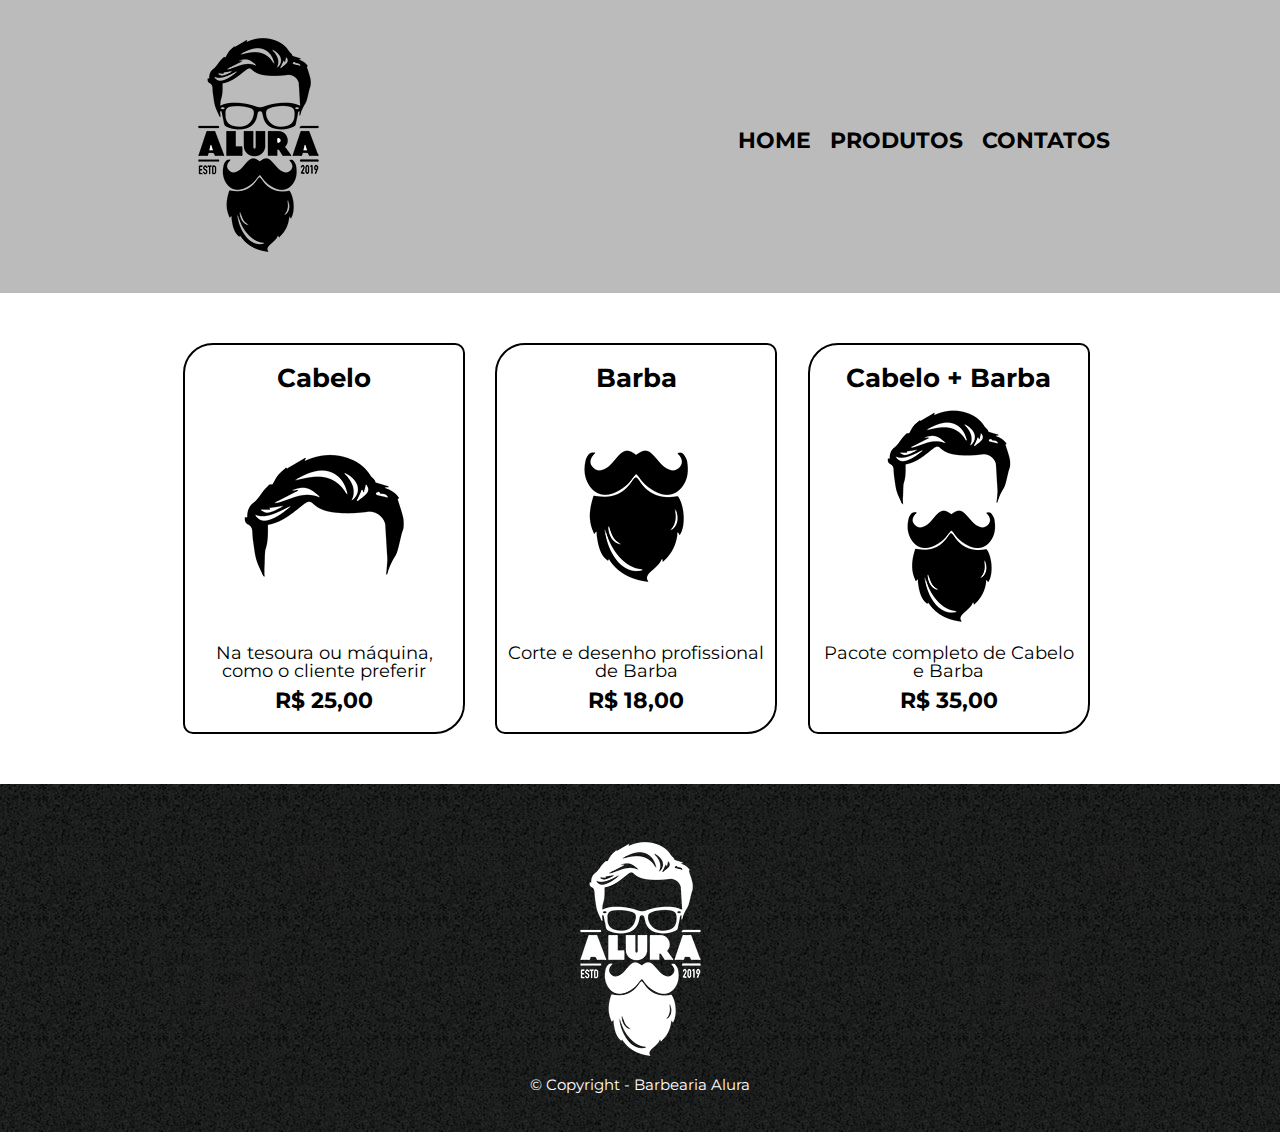
<file: Página - Salão/produtos.html>
<!DOCTYPE html>
<html lang="pt-br">
<head>
	<meta charset="utf-8">
	<meta name="viewport" content="width=device-width, initial-scale=1">
	<title>Barbearia Alura - Produtos</title>
	<link rel="stylesheet" type="text/css" href="reset.css">
	<link rel="stylesheet" type="text/css" href="style.css">
	<link rel="preconnect" href="https://fonts.googleapis.com">
	<link rel="preconnect" href="https://fonts.gstatic.com" crossorigin>
	<link href="https://fonts.googleapis.com/css2?family=Montserrat&display=swap" rel="stylesheet">
</head>
<body>
	<header>
		<div class="caixa">
			<h1><img src="logo.png"></h1>
			<nav>
				<ul>
					<li><a href="index.html">Home</a></li>
					<li><a href="produtos.html">Produtos</a></li>
					<li><a href="contatos.html">Contatos</a></li>
				</ul>
			</nav>
		</div>
	</header>

	<main>
		<ul class="produtos">
			<li>
				<h2>Cabelo</h2>
				<img src="cabelo.jpg">
				<p class="produto-descricao">Na tesoura ou máquina, como o cliente preferir</p>
				<p class="produto-preco">R$ 25,00</p>
			</li>
			<li>
				<h2>Barba</h2>
				<img src="barba.jpg">
				<p class="produto-descricao">Corte e desenho profissional de Barba</p>
				<p class="produto-preco">R$ 18,00</p>
			</li>
			<li>
				<h2>Cabelo + Barba</h2>
				<img src="cabelo+barba.jpg">
				<p class="produto-descricao">Pacote completo de Cabelo e Barba</p>
				<p class="produto-preco">R$ 35,00</p>
			</li>
		</ul>
	</main>
	<footer>
		<img src="logo-branco.png">
		<p class="copyright">&copy; Copyright - Barbearia Alura</p>
	</footer>
</body>
</html>
</file>
<file: Página - Alura +/style.css>
:root{
	--branco-principal:  #FFFFFF;
	--cinza-secundario:  #c0c0c0;
	--azul-botao:  #167bf7;
	--cor-background:  #00030C;
	--fonte-principal: 'Inter';
}
*{
	margin: 0;
	padding: 0;
}
body{
	background-color: var(--cor-background);
	color: var(--branco-principal);
	font-family: var(--fonte-principal);
	font-size: 16px;
	font-weight: 400;
}
.principal{
	background-image: url('img/Background.png');
	background-repeat: no-repeat;
	background-size: 100%;
	align-items: center;
	text-align: center;
}
.container{
	height: 90vh;
	display: grid;
	grid-template-columns: 50% 50%;
}
.container-caixa{
	margin: 0 6em;
}
.container-titulo{
	font-size: 28px;
	font-weight: 700;
}
.container-img{
	margin: 1em 0 2em 0;
}
.container-botao{
	background-color: var(--azul-botao);
	border-radius: 5px;
	padding: 1em;
	color: var(--branco-principal);
	display: block;
	text-decoration: none;
	margin-bottom: 1em;
}
.botao-secundario{
	background-color: transparent;
	border: 2px solid var(--branco-principal);
}
.container-aviso{
	font-size: 12px;
	color: var(--cinza-secundario);
}
.secundario{
	align-items: center;
	margin: 10em;
}
.secundario-img{
	width: 80%;
}
.container-secundario-titulo{
	font-size: 48px;
	font-weight: bold;
	color: var(--branco-principal);
}
.container-secundario-texto{
	color: var(--cinza-secundario);
	font-family: var(--fonte-principal);
}
.container-secundario-botao{
	display: inline-block;
	margin-top: 1em;
}
.container-secundario-descricao{
	padding: 2em;
}
.dispositivos{
	text-align: center;
}
.dispositivos-titulo{
	font-size: 48px;
	color: var(--branco-principal);
}
.dispositivos-lista{
	display: flex;
	justify-content: center;
	list-style-type: none;
	margin: 4em 0;
}
.lista-icone{
	font-size: 32px;
	color: var(--branco-principal);
}
.rodape{
	align-items: center;
}
.rodape-lista{
	display: flex;
	justify-content: center;
	list-style-type: none;
	margin: 2em 0;
}
.rodape-lista a{
	font-size: 16px;
	text-decoration: none;
	color: var(--branco-principal);
	padding: 0 1em;
}
.rodape-lista a:hover{
	color: #0000FF;
}
.rodape-texto{
	font-size: 14px;
	color: var(--cinza-secundario);
	margin: 1em 5em;
}

@media screen and (max-width: 768px) {

	.container{
		display: block;
		background-image: none;
	}
	
}
</file>
<file: Página - HZC/assets/css/style.css>
@font-face {
    font-family: 'icones';
    src: url(../font/icones.ttf);
}
body{
	background-color: #1D232A;
	font-family: 'Open Sans','icones',sans-serif;
	color: #FFFFFF;
}

@media screen and (min-width:  1366px){
	body{
		display: grid;
		grid-template-columns: auto 1fr;
		
	}
}

.cabecalho{
	display: flex;
	justify-content: space-between;
	align-items: center;
	background-color: #15191C;
	padding: 8px 16px;
	box-shadow: 0px 4px 4px rgba(0, 0, 0, 0.16);
}
.cabecalho_menu i:before{
	content: '\e904';
	font-size: 24px;
}
.cabecalho_notificacao i:before{
	content: '\e906';
	font-size: 24px;
}
.cabecalho_logo{
	width: 40px;
}
.cabecalho-perfil{
	display: none;
}

@media screen and (min-width: 1366px){
	.cabecalho{
		background-color: #1d232a;
		display: grid;
		grid-template-columns: 1fr auto;
		column-gap: 32px;
		padding: 16px 60px;
		height: 80px;
		box-sizing: border-box;
		grid-column: 2;
	}
	.cabecalho_menu{
		display: none;
	}
	.cabecalho_logo{
		display: none;
	}
	.cabecalho-perfil{
		display: grid;
		grid-template-columns: repeat(3,auto);
		collumn-gap:  8px;
		align-items: center;
		justify-self: flex-end;
		color: #95999c;
		padding: 8px 32px;
		border-right: 1px solid #95999c;
	}
	.cabecalho-perfil:before{
		content: "";
		display: block;
		width: 32px;
		height: 32px;
		background-image: url(../img/profile_2.png);
		background-size: contain;
		background-repeat: no-repeat;
		background-position: center;
	}
	.cabecalho-perfil:after{
		content: "\e90d";
		color: #FFFFFF;
		font-size: 1.5 rem;
	}
}

.menu_lateral{
	display: flex;
	flex-direction: column;
	background-color: #15191C;
	width: 75vw;
	height: 100vw;

	position: absolute;
	left: -100vw;
	transition: 0.50s;

}
.menu_lateral--ativo{
	left: 0;
	transition: 0.50s;
}
.menu_lateral_logo{
	align-self: center;
	width: 118px;
	padding: 16px;
}
.menu_lateral_link{
	height: 64px;
	color: #95999C;
	padding-left: 64px;
	display: flex;
	align-items: center;
}

.menu_lateral_link--inicio:before{
	content: "\e902";
	
}
.menu_lateral_link--videos:before{
	content: "\e90e";
	
}
.menu_lateral_link--picos:before{
	content: "\e909";
	
}
.menu_lateral_link--integrantes:before{
	content: "\e903";
	
}
.menu_lateral_link--camisas:before{
	content: "\e900";
	
}
.menu_lateral_link--pinturas:before{
	content: "\e90a";
	
}

@media screen and (min-width:  1366px){
	.menu_lateral{
		position: static;
		width: 200px;
		grid-column: 1;
		grid-row: 1 / span 2;
	}
}

.principal{
	padding: 24px 16px;
	display: grid;
	column-gap: 16px;
}
.titulo-pagina{
	font-size: 1.5rem;
	font-weight: 700;
	padding-bottom: 8px;
}

@media screen and (min-width:  1366px){
	.principal{
		display: grid;
		grid-template-columns: auto 1fr auto;
		grid-template-areas:
			"titulo-pagina titulo-pagina titulo-pagina"
			"destaque-video destaque-video videos-recentes"
			"sessao-videos sessao-videos sessao-videos"
			"produtos-recentes destaque-produto destaque-produto"
			"sessao-produtos sessao-produtos sessao-produtos"

		;
		column-gap: 32px;
		padding: 16px 60px;
		grid-column: 2;
		row-gap: 32px;
	}
}
.cartao{
	width: 100%;
	border-radius: 15px;
	overflow: hidden;
	background-color: #2C343A;
}
.cartao--destaque{
	margin-bottom: 16px;
}
.cartao-conteudo{
	padding: 16px;
	display: grid;
	grid-template-columns: auto 1fr;
	gap: 16px;
}
.cartao-destaque{
	grid-column: span 2;
}
.cartao-titulo{
	font-size: 1.1rem;
	font-weight: 700;
	grid-column: span 2;
}
.cartao-perfil{
	color: #95999C;
	font-size: 0.9rem;
	grid-column: span 2;
}
.cartao-info{
	display: flex;
	align-items: center;
	color: #95999C;
}
.cartao-info--tempo:before{
	content: "\e90c";
	margin-right: 8px;
}
.cartao-info--produto:before{
	content: "\e905";
	margin-right: 8px;
}
.cartao-info--visualizacao:before{
	content: "\e90f";
	margin-right: 8px;
}
.cartao-botao{
	display: flex;
	justify-content: center;
	align-items: center;
	background-color: #0480DC;
	width: 40px;
	height: 40px;
	border-radius: 10px;
	font-size: 0.9rem;
	justify-self: flex-end;
}
.cartao-botao--play:before{
	content: "\e90b";
	font-size: 24px;
}
.cartao-botao--destaque{
	width: 100%;
	grid-column: span 2;

}
.cartao-botao--destaque:before{
	margin-right: 8px;
}
.cartao--recentes{
	display: none;
}

.cartao-img-desktop{
	display: none;
}

@media screen and (min-width:  1366px){

	.cartao-destaque{
		margin-bottom: 0;
	}

	.cartao-img-desktop{
		display: block;
	}
	.cartao-botao--destaque{
		grid-column: auto;
		padding: 16px 8px;
	}
	.cartao-img-mobile{
		display: none;
	}
	.cartao--recentes{
		display: grid;
		grid-template-columns: repeat(2, auto);
		align-items: center;
		row-gap:  24px;
		width: 256px;
		padding: 16px;
		box-sizing: border-box;
		align-self: flex-start;
	}
	.cartao--recentes .cartao-titulo{
		grid-column: auto;
	}
	.cartao-link{
		font-size: 0.8rem;
		font-weight: 600;
		color: #0480dc;
		justify-self: flex-end;
	}
	.cartao-lista{
		display: grid;
		row-gap: 16px;
		grid-column: span 2;
	}
	.cartao-item{
		display: grid;
		grid-template-columns: auto 1fr;
		column-gap: 8px;
	}
	.carta-item-tumbnail{
		width: 32px;
		grid-row: span 2;
	}
	.cartao-item-titulo{
		font-size: 0.9rem;
		line-height: 1.2rem;
		font-weight: 700;
	}
	.cartao-item-perfil{
		font-size: 0.8rem;
		color: #95999c;
	}
}

@media screen and (min-width: 1366px){
	.sessao{
		grid-template-columns: repeat(4, 1fr);
	}
	.titulo-sessao{
		grid-column: span 4;
		padding: 16px 0;
	}
	.destaque-video{
	grid-area: destaque-video;
	}
	.videos-recentes{
		grid-area: videos-recentes;
	}
	.sessao-videos{
		grid-area: sessao-videos;
	}
	.destaque-produto{
		grid-area: destaque-produto;
	}
	.produtos-recentes{
		grid-area: produtos-recentes;
	}
	.sessao-produtos{
		grid-area: sessao-produtos;
	}
}

.sessao{
	display: grid;
	gap:  16px;
}
.titulo-sessao{
	font-size: 1.2rem;
	font-weight: 700;
}
</file>
<file: Página - Salão/style.css>
body{
	font-family: 'Montserrat', sans-serif;
}
header{
	background: #bbbbbb;
	padding: 20px 0;
}
.caixa{
	position: relative;
	width: 940px;
	margin: 0 auto;
}
nav{
	position: absolute;
	top: 110px;
	right: 0;
}
nav li{
	display: inline;
	margin: 0 0 0 15px;
}
nav a{
	text-transform: uppercase;
	color: #000000;
	font-weight: bold;
	font-size: 22px;
	text-decoration: none;
}
nav a:hover{
	color: #c78c19;
}
.produtos{
	width: 940px;
	margin: 0 auto;
	padding: 50px 0;
}
.produtos li{
	display: inline-block;
	text-align: center;
	width: 30%;
	vertical-align: top;
	margin: 0 1.4%;
	padding: 20px 8px;
	box-sizing: border-box;
	border: 2px solid #000000;
	border-radius: 30px 10px 30px 10px;
}
.produtos li:hover{
	border-color: #c78c19;
}
.produtos li:active{
	border-color: blue;
}
.produtos li:hover h2{
	font-size: 30px;
}
.produtos h2{
	font-size: 26px;
	font-weight: bold;
}
.produto-descricao{
	font-size: 18px;
}
.produto-preco{
	font-size: 22px;
	font-weight: bold;
	margin-top: 10px;
}
footer{
	text-align: center;
	background: url(bg.jpg);
	padding: 40px 0;
}
.copyright{
	color: #ffffff;
	font-size: 15px;
}
.main{
	width: 1066px;
	margin: 0 auto;
}
form{
	margin: 40px 0;
}
form label, form legend{
	display: block;
	font-size: 20px;
	margin: 0 0 10px;
}
.input-padrao{
	display: block;
	margin: 0 0 20px;
	padding: 10px 25px;
	width: 50%;
}
.checkbox{
	margin: 20px;
}
.enviar{
	width: 40%;
	padding: 15px 0;
	background: green;
	color: white;
	font-weight: bold;
	font-size: 16px;
	border: none;
	border-radius: 5px;
	transition: 1s all;
	cursor: pointer;
}
.enviar:hover{
	background: orange;
	transform: scale(1.1);
}
table{
	margin: 20px 0 40px;
}
thead{
	background: #555555;
	color: white;
	font-weight: bold;
}
td, th{
	border: 1px solid black;
	padding: 8px 15px;
}

/* CSS da página Inicial */

.banner{
	width: 100%;
}
.titulo-principal{
	text-align: center;
	font-size: 2em;
	margin: 0 0 1em;
	clear: left;
	color: rgba(0, 0, 0, 0.7);
}
.principal{
	padding: 3em 0;
	background: #fefefe;
	width: 1066px;
	margin: 0 auto;
}
.principal p{
	margin: 0 0 1em;
}
.principal strong{
	font-weight: bold;

}
.principal em{
	font-style: italic;
}
.utensilios{
	width: 120px;
	float: left;
	margin: 0 20px 20px 0;
}
.mapa{
	padding: 3em 0;
	background: linear-gradient(#fefefe, #888888);	
}
.mapa-conteudo{
	width: 1066px;
	margin: 1em auto;
}
.mapa p{
	margin: 0 2em;
	text-align: center;
}
.beneficios{
	padding: 3em 0;
	background: #888888;
}
.conteudo-beneficios{
	width: 640px;
	margin: 0 auto;
}
.lista-beneficios{
	width: 40%;
	display: inline-block;
	vertical-align: top;
}
.itens{
	line-height: 1.5;
}
.itens:before{
	content: "★";
}
.itens:first-child{
	font-weight: bold;
}
.imagembeneficios{
	width: 60%;
	transition: 500ms;
}
.imagembeneficios:hover{
	box-shadow: 10px 10px 5px #000000;

}

.video{
	width: 560px;
	margin: 2em auto;
	padding: 10px 0 0 0;
}

/* Media Query */

@media screen and (max-width:  844px){
	.caixa, .principal, .conteudo-beneficios, .mapa-conteudo, .produtos, .produto-descricao, .produto-preco{
		width: auto;
	}
	ul li a{
		font-size: 20px;
		margin: 0 auto 0 auto;
	}
	.principal{
		padding: 0 5px 0 5px;
	}
	h1{
		text-align: center;
	}
	nav{
		position: static;
	}
	.lista-beneficios{
		width: 100%;
		text-align: center;
		padding: 0 0 10px 0;
	}
	.imagembeneficios{
		width: 90%;
		display: block;
		margin: 0 auto;			
		box-shadow: 10px 10px 5px #000000;
	}
	.video{
		width: 90%;
	}
	.mapa-conteudo{
		width: 90%;
	}
	.produtos li{
		display: block;
		width: 90%;
		margin: 0 auto 10px auto;
		
	}
	.produtos p{
		text-align: center;
		font-size: 15px;
	}
	form label, form legend{
		width: auto;
		font-size: 15px;		
	}
	.input-padrao{
		width: auto;
	}
	.enviar{
		width: 20%;
		position: relative;
		left: 7%;
	}	
}
</file>
